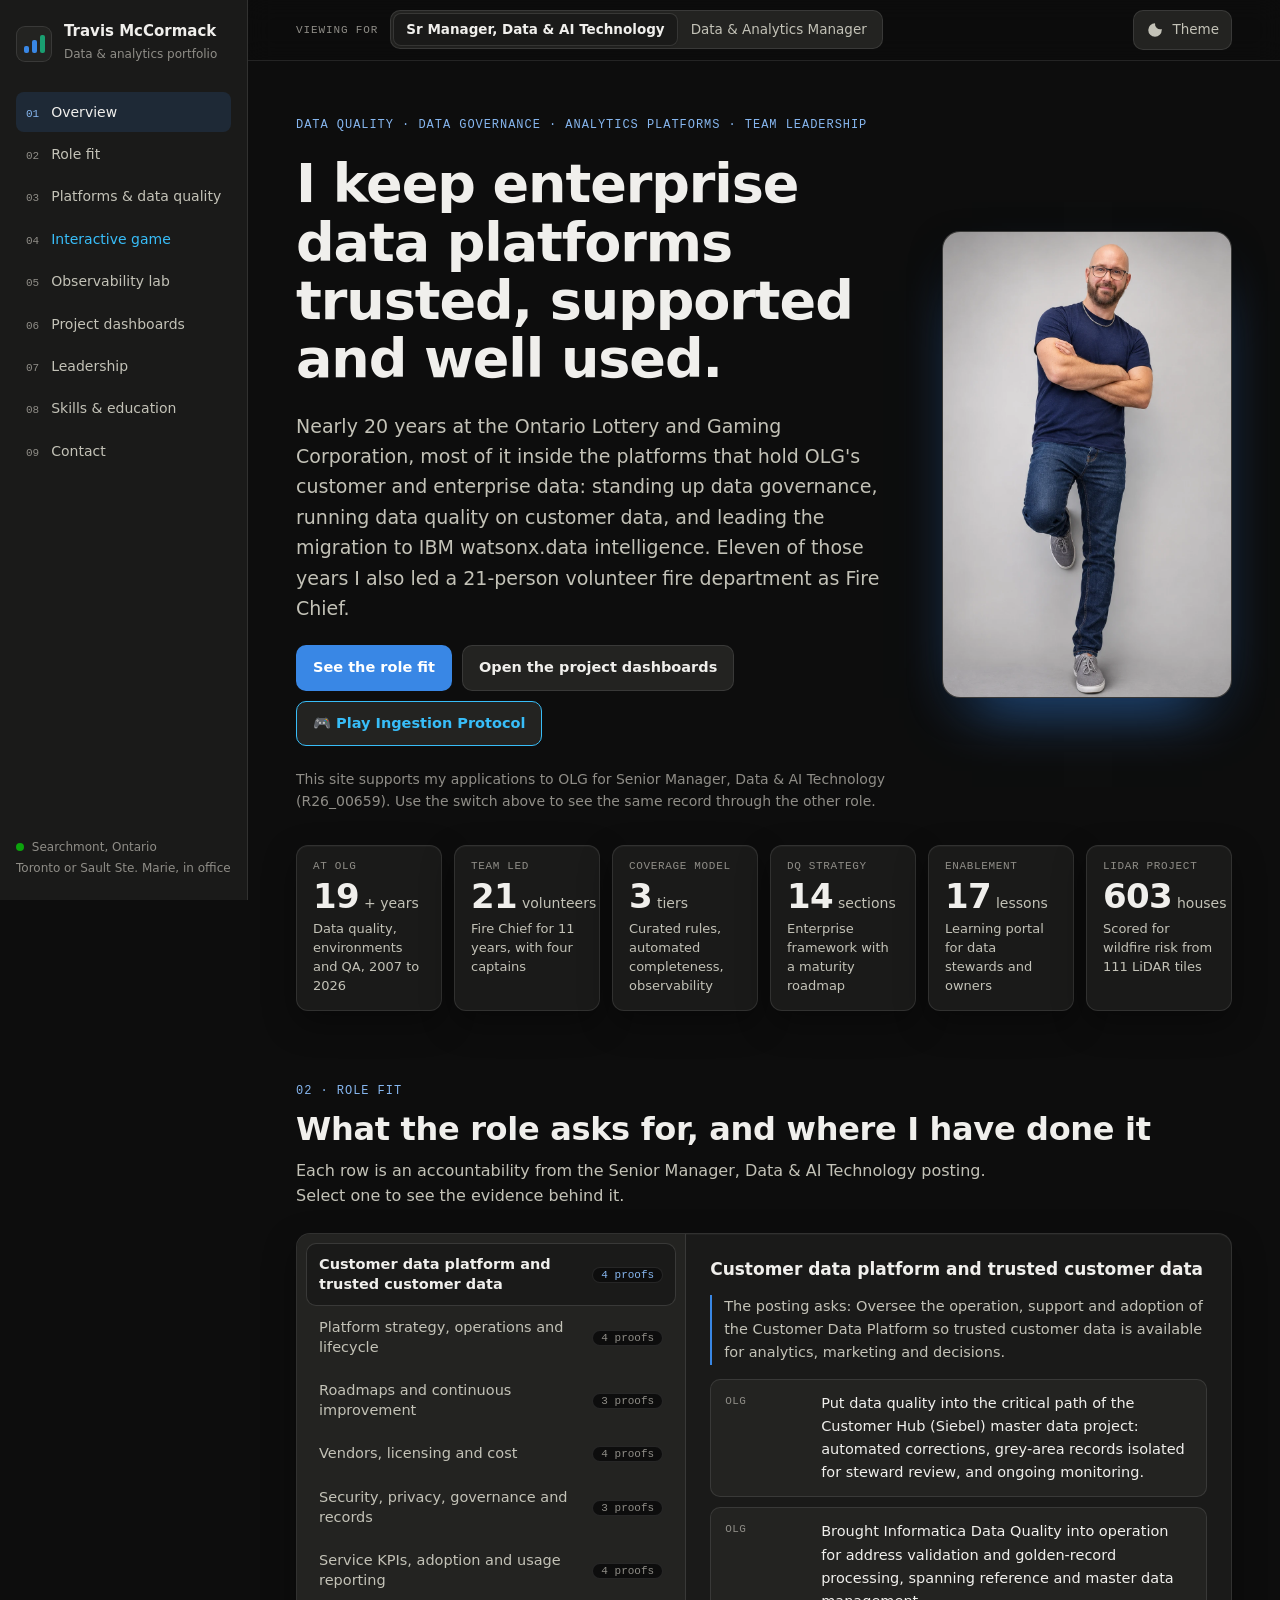
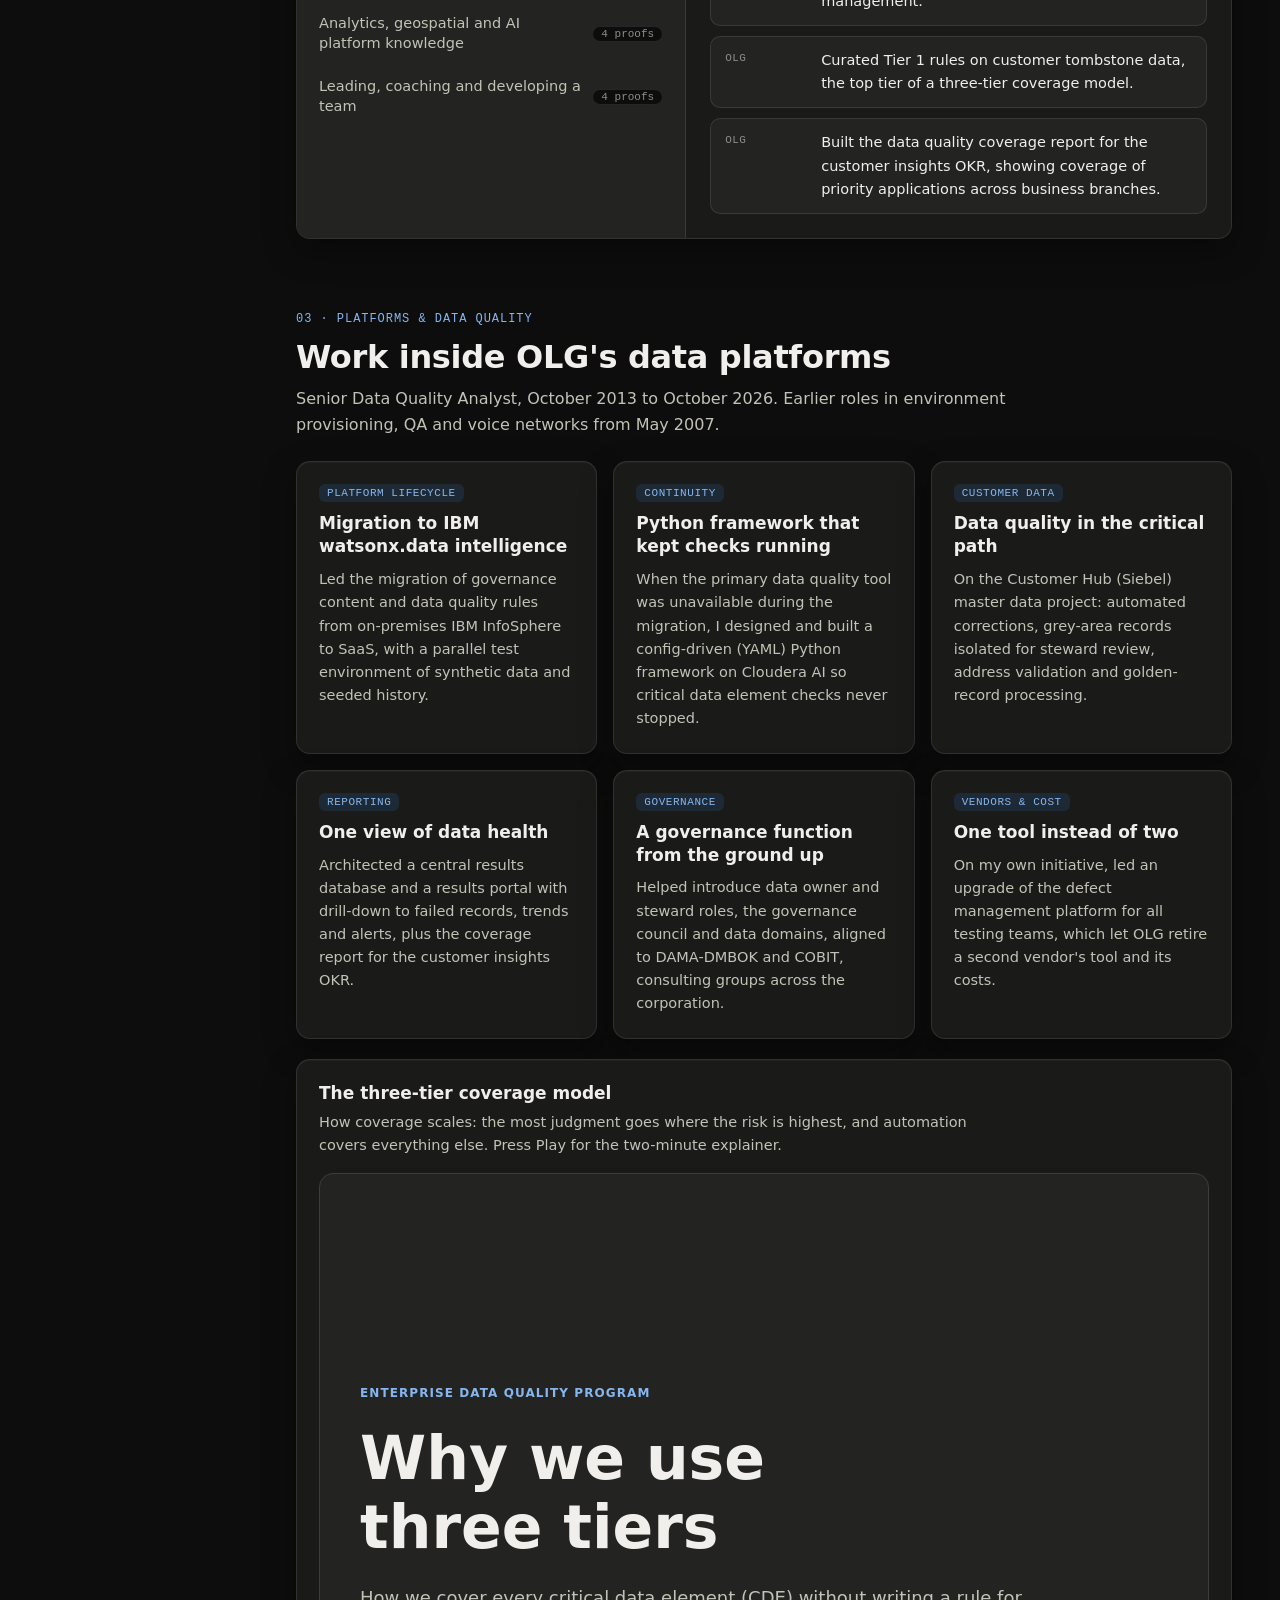
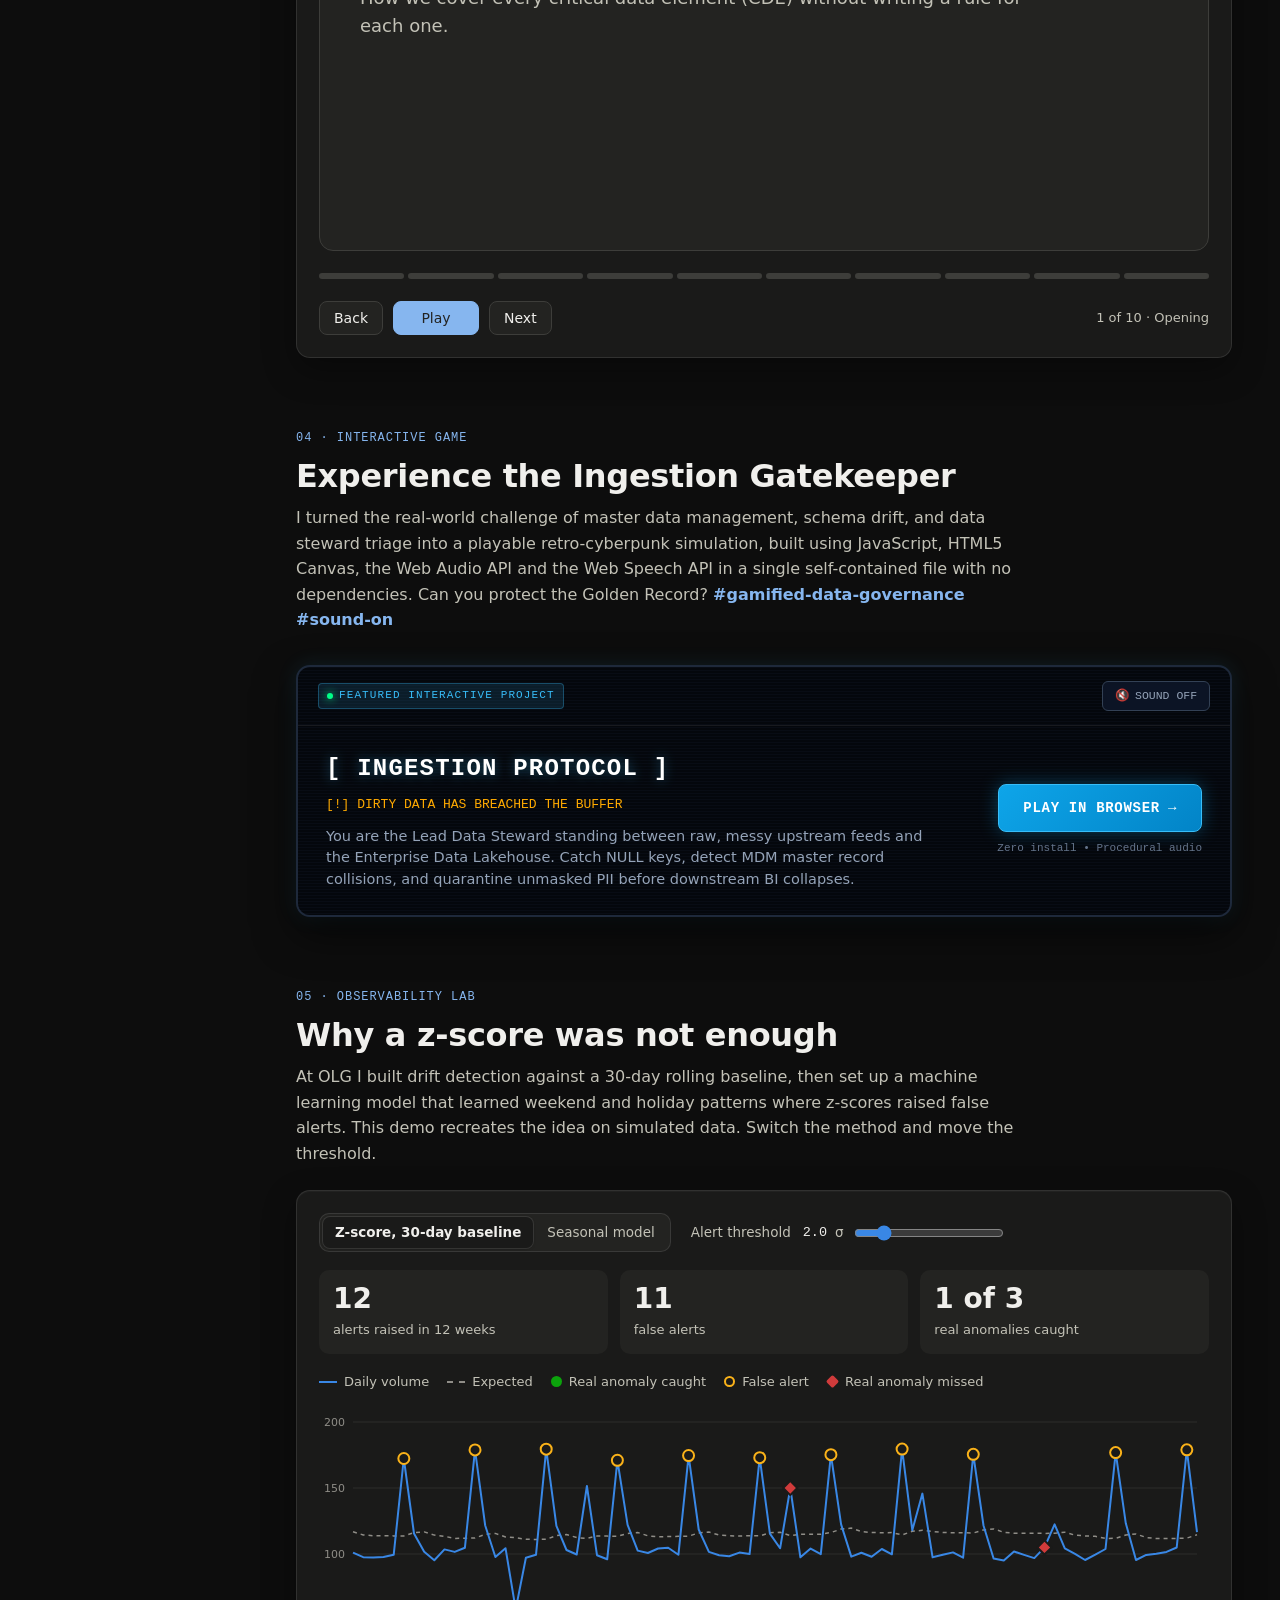
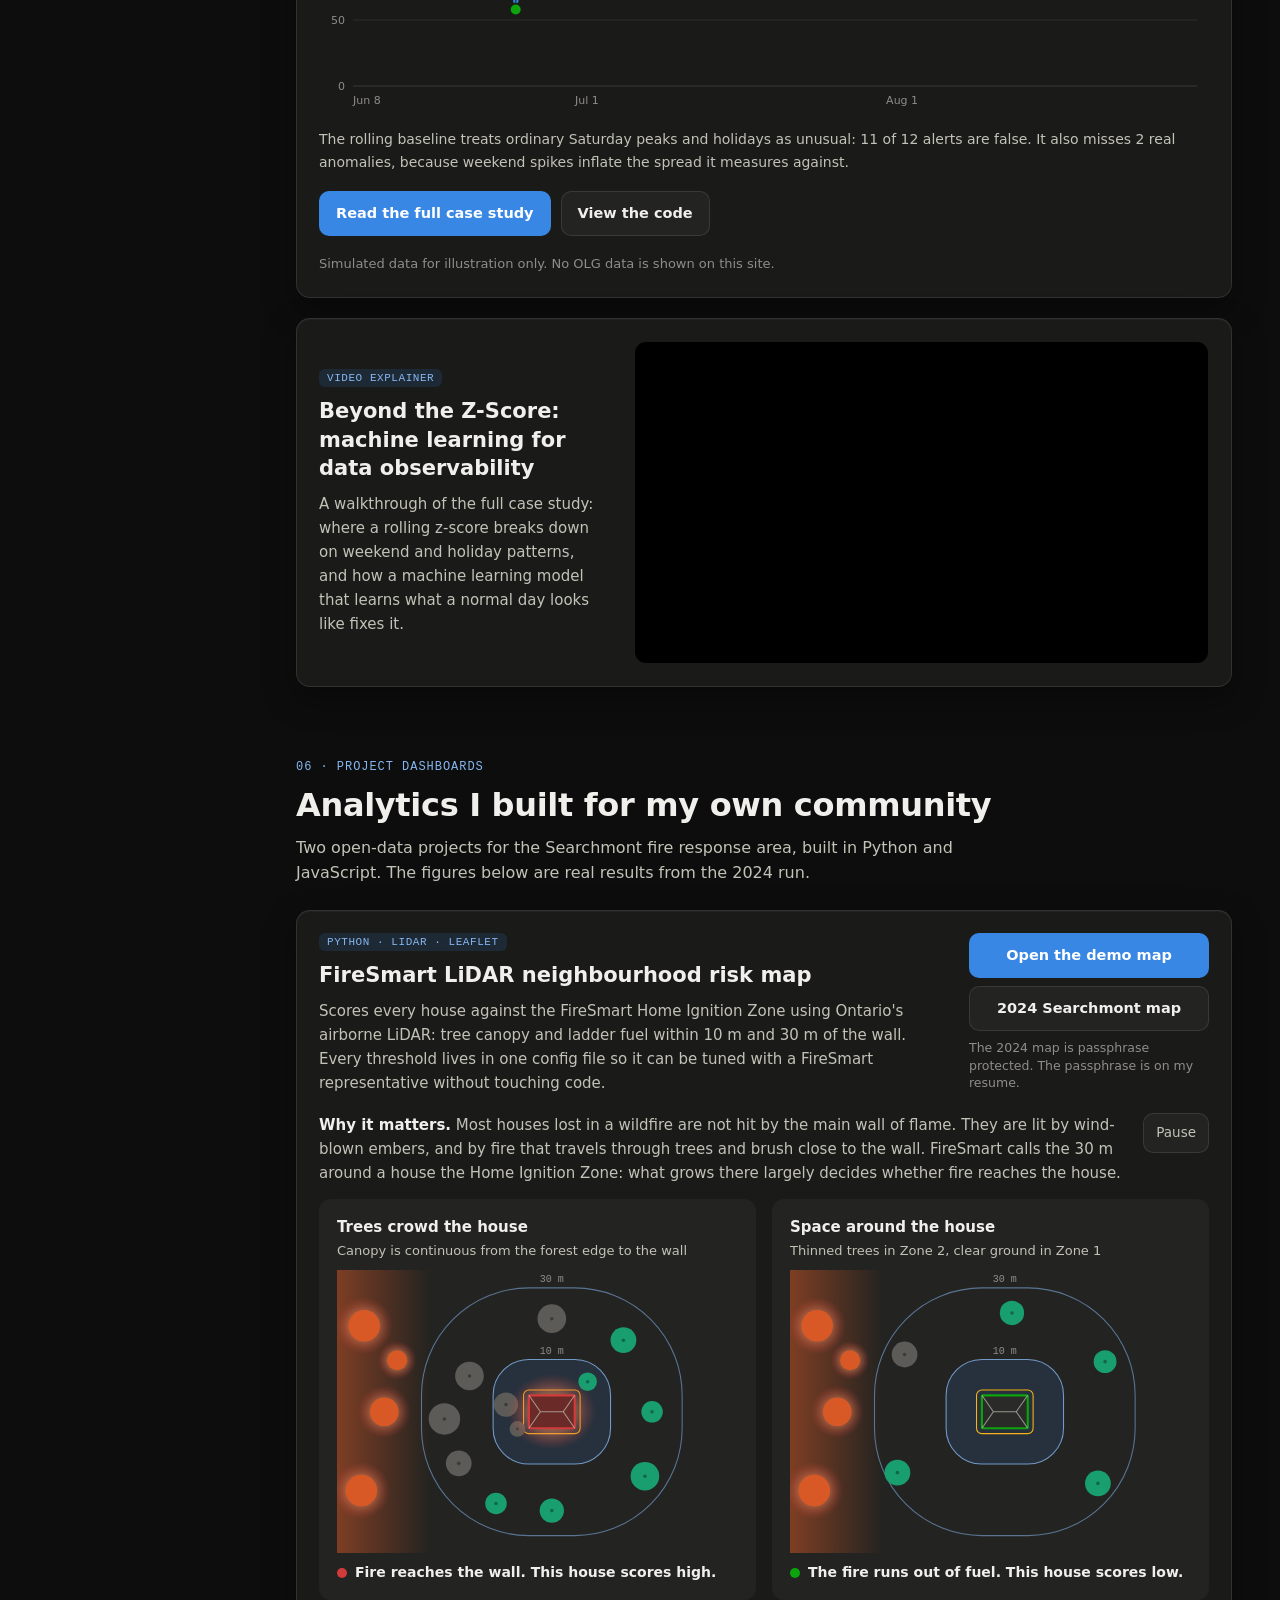
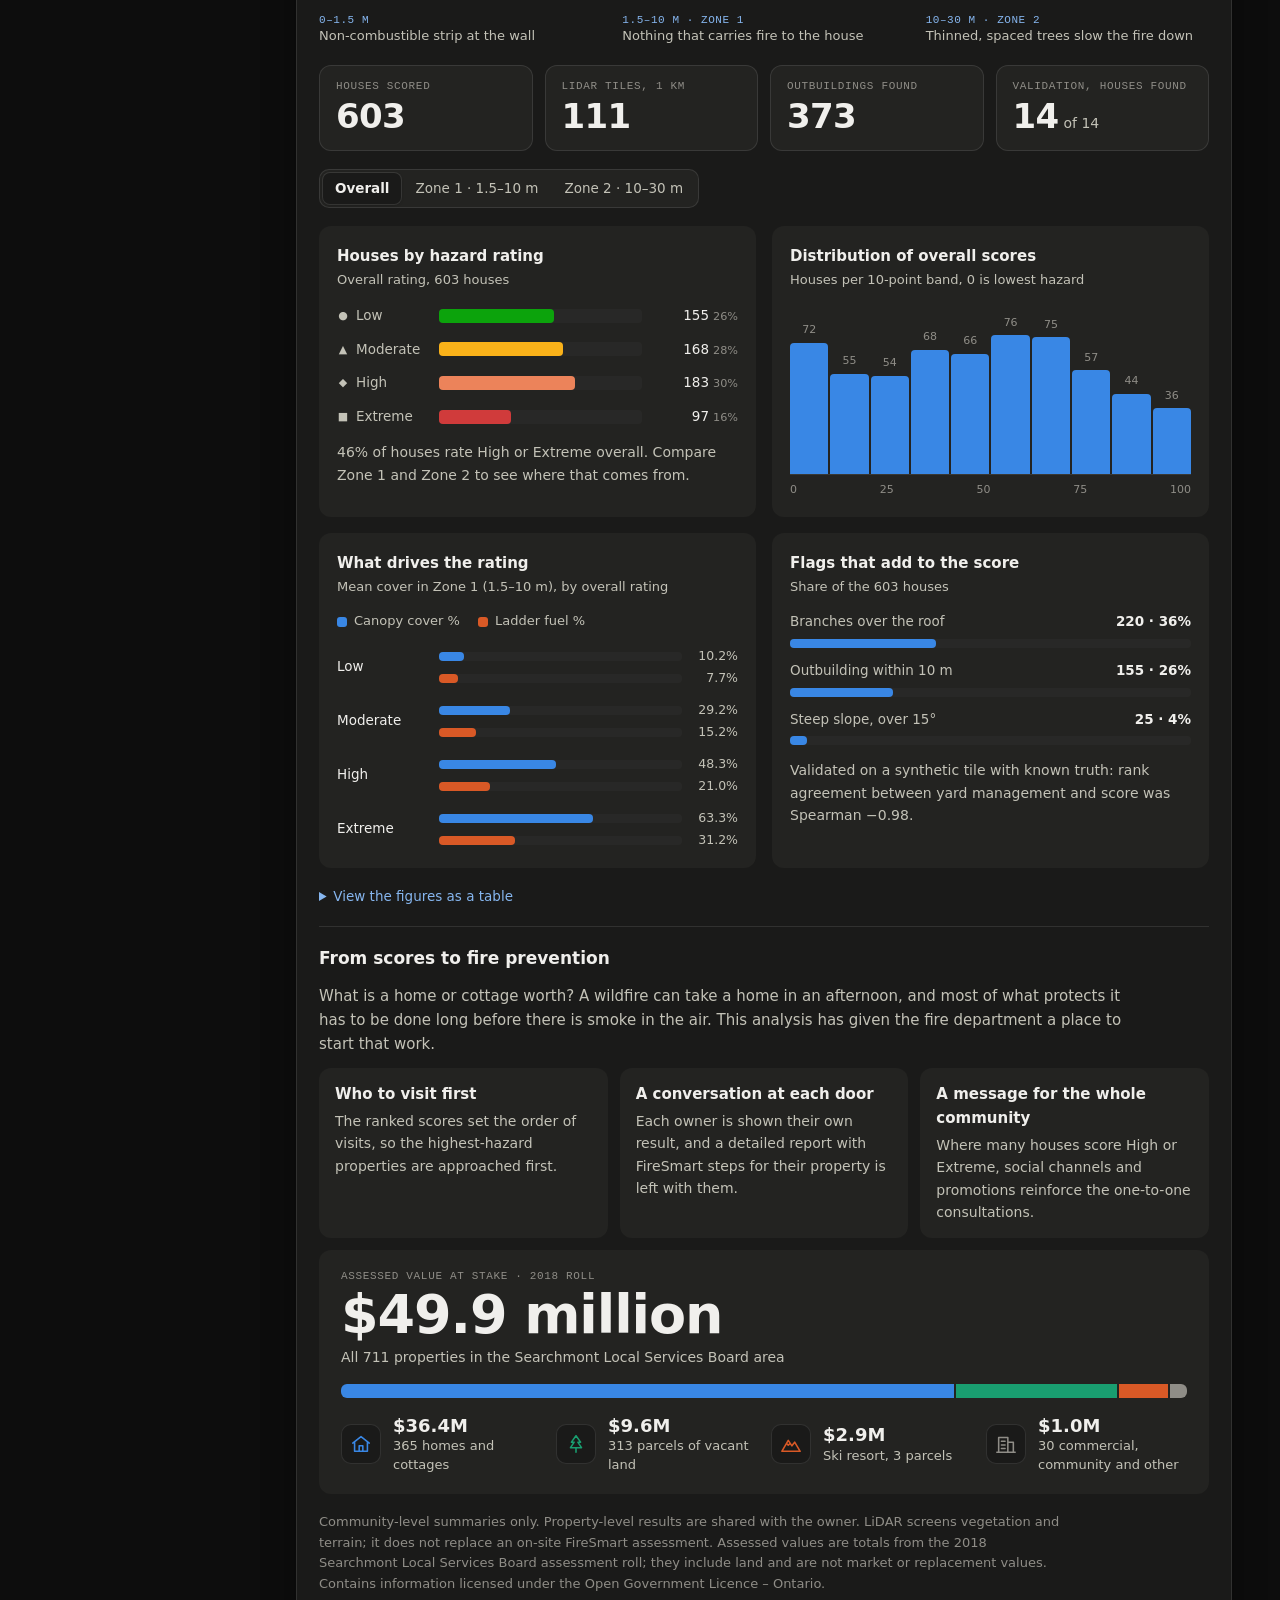
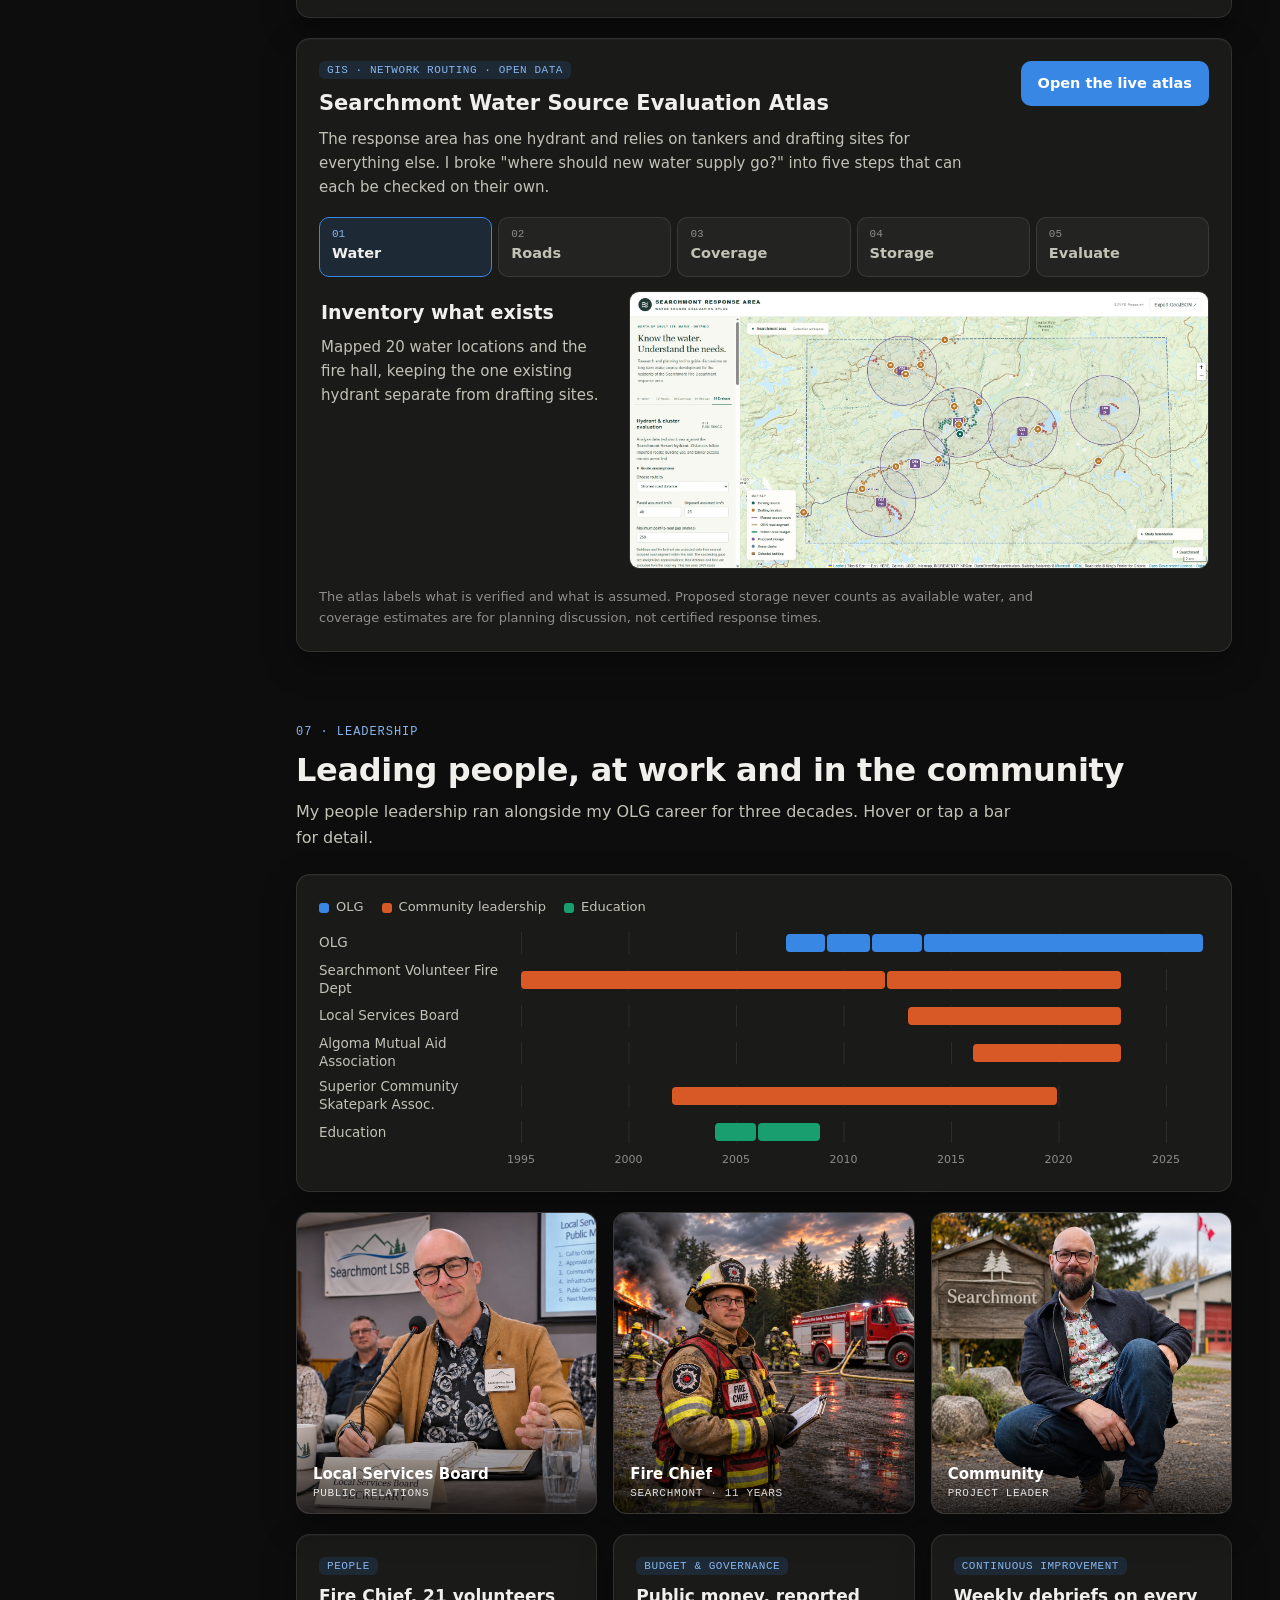
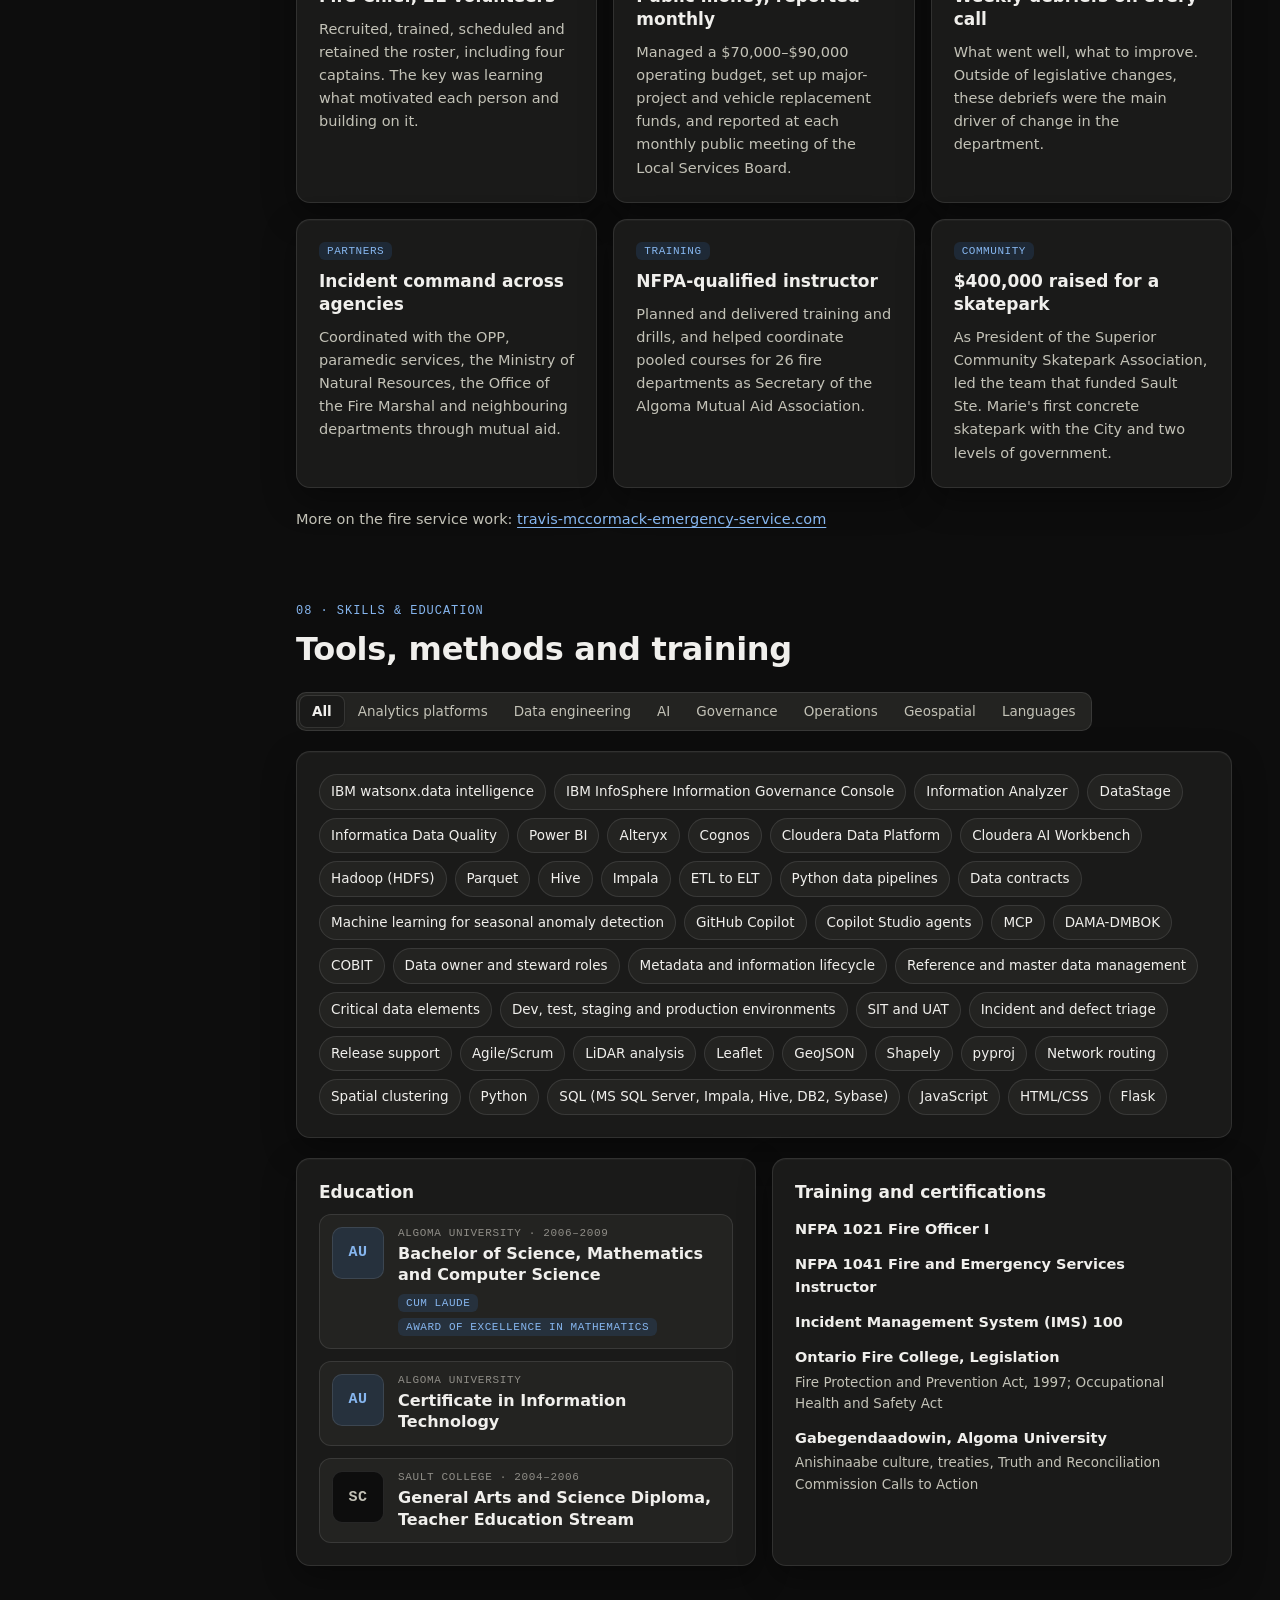
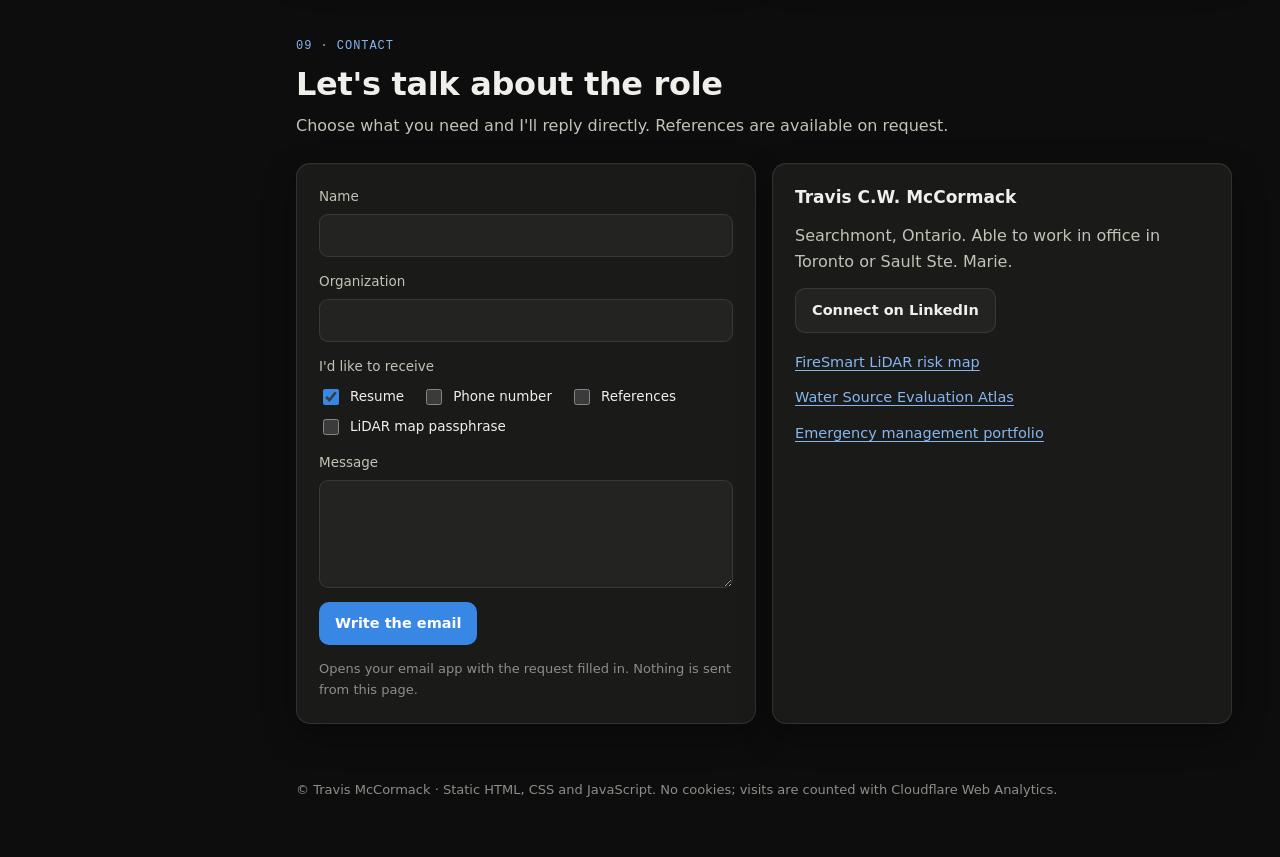
<file: index.html>
<!doctype html>
<html lang="en-CA" data-theme="dark">
<head>
<meta charset="utf-8">
<meta name="viewport" content="width=device-width, initial-scale=1">
<title>Travis McCormack | Data Quality, Governance and Analytics Platforms</title>
<meta name="description" content="Portfolio of Travis McCormack: nearly 20 years in data quality, data governance and analytics platforms, with live project dashboards and maps.">
<meta property="og:title" content="Travis McCormack | Data and Analytics Portfolio">
<meta property="og:description" content="Data quality, governance, analytics platforms and team leadership. Project dashboards and live maps.">
<meta property="og:type" content="website">
<meta property="og:url" content="https://data-analytics-travis-mccormack.com/">
<link rel="icon" href="data:image/svg+xml,%3Csvg xmlns='http://www.w3.org/2000/svg' viewBox='0 0 32 32'%3E%3Crect width='32' height='32' rx='7' fill='%231a1a19'/%3E%3Crect x='7' y='17' width='4' height='8' rx='1.5' fill='%233987e5'/%3E%3Crect x='14' y='11' width='4' height='14' rx='1.5' fill='%233987e5'/%3E%3Crect x='21' y='7' width='4' height='18' rx='1.5' fill='%23199e70'/%3E%3C/svg%3E">
<link rel="stylesheet" href="styles.css?v=8">
<script>
  try { var t = localStorage.getItem('theme'); if (t) document.documentElement.dataset.theme = t; } catch (e) {}
</script>
</head>
<body data-role="tech">
<a class="skip" href="#overview">Skip to content</a>

<aside class="side" aria-label="Site">
  <a class="brand" href="#overview">
    <span class="brand-mark" aria-hidden="true"><i></i><i></i><i></i></span>
    <span><strong>Travis McCormack</strong><small>Data &amp; analytics portfolio</small></span>
  </a>
  <nav class="nav" aria-label="Sections">
    <a href="#overview" class="is-active"><span>01</span>Overview</a>
    <a href="#fit"><span>02</span>Role fit</a>
    <a href="#platforms"><span>03</span>Platforms &amp; data quality</a>
    <a href="#game" class="nav-game"><span>04</span>Interactive game</a>
    <a href="#lab"><span>05</span>Observability lab</a>
    <a href="#projects"><span>06</span>Project dashboards</a>
    <a href="#leadership"><span>07</span>Leadership</a>
    <a href="#skills"><span>08</span>Skills &amp; education</a>
    <a href="#contact"><span>09</span>Contact</a>
  </nav>
  <div class="side-foot">
    <span class="dot" aria-hidden="true"></span> Searchmont, Ontario<br>
    Toronto or Sault Ste. Marie, in office
  </div>
</aside>

<div class="main">
  <header class="topbar">
    <div class="lens" role="group" aria-label="View this portfolio for a role">
      <span class="lens-label">Viewing for</span>
      <div class="seg" id="roleSeg">
        <button type="button" data-role="tech" aria-pressed="true">Sr Manager, Data &amp; AI Technology</button>
        <button type="button" data-role="analytics" aria-pressed="false">Data &amp; Analytics Manager</button>
      </div>
    </div>
    <button type="button" class="icon-btn" id="themeBtn" aria-label="Switch between dark and light theme">
      <svg viewBox="0 0 24 24" width="18" height="18" aria-hidden="true"><path d="M12 3a9 9 0 1 0 9 9c0-.5 0-.9-.1-1.4A7 7 0 0 1 12 3z" fill="currentColor"/></svg>
      <span>Theme</span>
    </button>
  </header>

  <main>
    <!-- 01 OVERVIEW -->
    <section id="overview" class="hero">
      <div class="hero-top">
      <div class="hero-text">
      <p class="eyebrow">Data quality · Data governance · Analytics platforms · Team leadership</p>
      <h1 data-lens-text="tech">I keep enterprise data platforms trusted, supported and well used.</h1>
      <h1 data-lens-text="analytics" hidden>I turn business priorities into trusted measures, dashboards and reusable analytics.</h1>
      <p class="lede" data-lens-text="tech">Nearly 20 years at the Ontario Lottery and Gaming Corporation, most of it inside the platforms that hold OLG's customer and enterprise data: standing up data governance, running data quality on customer data, and leading the migration to IBM watsonx.data intelligence. Eleven of those years I also led a 21-person volunteer fire department as Fire Chief.</p>
      <p class="lede" data-lens-text="analytics" hidden>Nearly 20 years at the Ontario Lottery and Gaming Corporation, building the measures, coverage reports and results portals that data owners rely on, and the learning portal that trains them. Eleven of those years I also led a 21-person volunteer fire department as Fire Chief.</p>
      <div class="cta">
        <a class="btn primary" href="#fit">See the role fit</a>
        <a class="btn" href="#projects">Open the project dashboards</a>
        <a class="btn btn-game" href="#game"><span aria-hidden="true">🎮&nbsp;</span>Play Ingestion Protocol</a>
      </div>
      <p class="context">This site supports my applications to OLG for
        <span data-lens-text="tech">Senior Manager, Data &amp; AI Technology (R26_00659)</span><span data-lens-text="analytics" hidden>Data &amp; Analytics Manager (R26_00672)</span>.
        Use the switch above to see the same record through the other role.</p>
      </div>
      <figure class="hero-photo">
        <img src="images/travis.webp" alt="Travis McCormack, arms crossed, standing on one leg" width="1122" height="1402">
      </figure>
      </div>

      <div class="tiles" aria-label="Career figures">
        <div class="tile"><div class="tile-k">At OLG</div><div class="tile-v"><span data-count="19">19</span><small>+ years</small></div><div class="tile-d">Data quality, environments and QA, 2007 to 2026</div></div>
        <div class="tile"><div class="tile-k">Team led</div><div class="tile-v"><span data-count="21">21</span><small>volunteers</small></div><div class="tile-d">Fire Chief for 11 years, with four captains</div></div>
        <div class="tile"><div class="tile-k">Coverage model</div><div class="tile-v"><span data-count="3">3</span><small>tiers</small></div><div class="tile-d">Curated rules, automated completeness, observability</div></div>
        <div class="tile"><div class="tile-k">DQ strategy</div><div class="tile-v"><span data-count="14">14</span><small>sections</small></div><div class="tile-d">Enterprise framework with a maturity roadmap</div></div>
        <div class="tile"><div class="tile-k">Enablement</div><div class="tile-v"><span data-count="17">17</span><small>lessons</small></div><div class="tile-d">Learning portal for data stewards and owners</div></div>
        <div class="tile"><div class="tile-k">LiDAR project</div><div class="tile-v"><span data-count="603">603</span><small>houses</small></div><div class="tile-d">Scored for wildfire risk from 111 LiDAR tiles</div></div>
      </div>
    </section>

    <!-- 02 ROLE FIT -->
    <section id="fit">
      <div class="sec-head">
        <p class="eyebrow">02 · Role fit</p>
        <h2>What the role asks for, and where I have done it</h2>
        <p class="sub">Each row is an accountability from the <span data-lens-text="tech">Senior Manager, Data &amp; AI Technology</span><span data-lens-text="analytics" hidden>Data &amp; Analytics Manager</span> posting. Select one to see the evidence behind it.</p>
      </div>
      <div class="fit card">
        <div class="fit-list" id="fitList" role="tablist" aria-label="Accountabilities"></div>
        <div class="fit-detail" id="fitDetail" role="tabpanel" aria-live="polite"></div>
      </div>
      <noscript><p class="sub">Turn on JavaScript to use the interactive role-fit matrix and charts.</p></noscript>
    </section>

    <!-- 03 PLATFORMS -->
    <section id="platforms">
      <div class="sec-head">
        <p class="eyebrow">03 · Platforms &amp; data quality</p>
        <h2>Work inside OLG's data platforms</h2>
        <p class="sub">Senior Data Quality Analyst, October 2013 to October 2026. Earlier roles in environment provisioning, QA and voice networks from May 2007.</p>
      </div>

      <div class="grid g3">
        <article class="card work">
          <span class="chip">Platform lifecycle</span>
          <h3>Migration to IBM watsonx.data intelligence</h3>
          <p>Led the migration of governance content and data quality rules from on-premises IBM InfoSphere to SaaS, with a parallel test environment of synthetic data and seeded history.</p>
        </article>
        <article class="card work">
          <span class="chip">Continuity</span>
          <h3>Python framework that kept checks running</h3>
          <p>When the primary data quality tool was unavailable during the migration, I designed and built a config-driven (YAML) Python framework on Cloudera AI so critical data element checks never stopped.</p>
        </article>
        <article class="card work">
          <span class="chip">Customer data</span>
          <h3>Data quality in the critical path</h3>
          <p>On the Customer Hub (Siebel) master data project: automated corrections, grey-area records isolated for steward review, address validation and golden-record processing.</p>
        </article>
        <article class="card work">
          <span class="chip">Reporting</span>
          <h3>One view of data health</h3>
          <p>Architected a central results database and a results portal with drill-down to failed records, trends and alerts, plus the coverage report for the customer insights OKR.</p>
        </article>
        <article class="card work">
          <span class="chip">Governance</span>
          <h3>A governance function from the ground up</h3>
          <p>Helped introduce data owner and steward roles, the governance council and data domains, aligned to DAMA-DMBOK and COBIT, consulting groups across the corporation.</p>
        </article>
        <article class="card work">
          <span class="chip">Vendors &amp; cost</span>
          <h3>One tool instead of two</h3>
          <p>On my own initiative, led an upgrade of the defect management platform for all testing teams, which let OLG retire a second vendor's tool and its costs.</p>
        </article>
      </div>

      <div class="card model">
        <div class="model-head">
          <h3>The three-tier coverage model</h3>
          <p>How coverage scales: the most judgment goes where the risk is highest, and automation covers everything else. Press Play for the two-minute explainer.</p>
        </div>
        <iframe class="tier-frame" id="tierFrame" src="three-tier-explainer.html" title="Why three tiers: a two-minute animated explainer of the coverage model"></iframe>
        <noscript><p class="sub">Turn on JavaScript to play the explainer.</p></noscript>
      </div>
    </section>

    <!-- 04 GAME -->
    <section id="game">
      <div class="sec-head">
        <p class="eyebrow">04 · Interactive game</p>
        <h2>Experience the Ingestion Gatekeeper</h2>
        <p class="sub">I turned the real-world challenge of master data management, schema drift, and data steward triage into a playable retro-cyberpunk simulation, built using JavaScript, HTML5 Canvas, the Web Audio API and the Web Speech API in a single self-contained file with no dependencies. Can you protect the Golden Record? <span class="hashtag">#gamified-data-governance</span> <span class="hashtag">#sound-on</span></p>
      </div>

      <a class="game-ad-card" id="portfolioGameAd" href="https://searchmont-analytics.github.io/dq_games/" target="_blank" rel="noopener noreferrer">
        <canvas class="game-ad-canvas" id="portfolioGameCanvas" aria-hidden="true"></canvas>
        <div class="game-ad-scanlines" aria-hidden="true"></div>

        <div class="game-ad-toolbar">
          <div class="game-ad-badge">
            <span class="game-ad-dot"></span>
            <span>FEATURED INTERACTIVE PROJECT</span>
          </div>

          <button type="button" class="game-ad-sound-btn" id="gameAdSoundBtn" aria-pressed="false">
            <span id="gameAdSoundIcon" aria-hidden="true">🔇</span>
            <span id="gameAdSoundLabel">SOUND OFF</span>
          </button>
        </div>

        <div class="game-ad-body">
          <div class="game-ad-info">
            <div class="game-ad-title">
              <span>[ INGESTION PROTOCOL ]</span>
            </div>
            <div class="game-ad-tagline" id="gameAdTagline">
              [!] 42 LEGACY MAINFRAMES BURNING
            </div>
            <p class="game-ad-desc">
              You are the Lead Data Steward standing between raw, messy upstream feeds and the Enterprise Data Lakehouse. Catch NULL keys, detect MDM master record collisions, and quarantine unmasked PII before downstream BI collapses.
            </p>
          </div>

          <div class="game-ad-action">
            <div class="game-ad-play-btn">
              <span>PLAY IN BROWSER</span>
              <span>&rarr;</span>
            </div>
            <span class="game-ad-hint">Zero install &bull; Procedural audio</span>
          </div>
        </div>
      </a>
    </section>

    <!-- 05 LAB -->
    <section id="lab">
      <div class="sec-head">
        <p class="eyebrow">05 · Observability lab</p>
        <h2>Why a z-score was not enough</h2>
        <p class="sub">At OLG I built drift detection against a 30-day rolling baseline, then set up a machine learning model that learned weekend and holiday patterns where z-scores raised false alerts. This demo recreates the idea on simulated data. Switch the method and move the threshold.</p>
      </div>
      <div class="card lab">
        <div class="filters">
          <div class="seg" id="methodSeg" role="group" aria-label="Detection method">
            <button type="button" data-method="z" aria-pressed="true">Z-score, 30-day baseline</button>
            <button type="button" data-method="s" aria-pressed="false">Seasonal model</button>
          </div>
          <label class="slider">Alert threshold <output id="kOut">2.0</output>σ
            <input type="range" id="kRange" min="1.8" max="3" step="0.1" value="2">
          </label>
        </div>
        <div class="stat-row" id="labStats"></div>
        <div class="legend" aria-hidden="true">
          <span><i class="lg-line"></i>Daily volume</span>
          <span><i class="lg-dash"></i>Expected</span>
          <span><i class="lg-true"></i>Real anomaly caught</span>
          <span><i class="lg-false"></i>False alert</span>
          <span><i class="lg-miss"></i>Real anomaly missed</span>
        </div>
        <div class="chart" id="labChart" role="img" aria-label="Line chart of simulated daily volume with alerts"></div>
        <p class="note" id="labNote"></p>
        <div class="cta">
          <a class="btn primary" href="observability-lab/">Read the full case study</a>
          <a class="btn" href="https://github.com/searchmont-analytics/zscore-vs-ml" target="_blank" rel="noopener">View the code</a>
        </div>
        <p class="fine">Simulated data for illustration only. No OLG data is shown on this site.</p>
      </div>
      <div class="card lab-video">
        <div class="lab-video-text">
          <span class="chip">Video explainer</span>
          <h3>Beyond the Z-Score: machine learning for data observability</h3>
          <p>A walkthrough of the full case study: where a rolling z-score breaks down on weekend and holiday patterns, and how a machine learning model that learns what a normal day looks like fixes it.</p>
        </div>
        <div class="video">
          <iframe src="https://www.youtube-nocookie.com/embed/miw5Vw_KiiE" title="Beyond the Z Score - Full Case Study Explainer" loading="lazy" allow="accelerometer; clipboard-write; encrypted-media; gyroscope; picture-in-picture; web-share" referrerpolicy="strict-origin-when-cross-origin" allowfullscreen></iframe>
        </div>
      </div>
    </section>

    <!-- 06 PROJECTS -->
    <section id="projects">
      <div class="sec-head">
        <p class="eyebrow">06 · Project dashboards</p>
        <h2>Analytics I built for my own community</h2>
        <p class="sub">Two open-data projects for the Searchmont fire response area, built in Python and JavaScript. The figures below are real results from the 2024 run.</p>
      </div>

      <div class="card dash">
        <div class="dash-head">
          <div>
            <span class="chip">Python · LiDAR · Leaflet</span>
            <h3>FireSmart LiDAR neighbourhood risk map</h3>
            <p>Scores every house against the FireSmart Home Ignition Zone using Ontario's airborne LiDAR: tree canopy and ladder fuel within 10 m and 30 m of the wall. Every threshold lives in one config file so it can be tuned with a FireSmart representative without touching code.</p>
          </div>
          <div class="dash-links">
            <a class="btn primary" href="https://searchmont-analytics.github.io/smt-firesmart-assessment-lidar/" target="_blank" rel="noopener">Open the demo map</a>
            <a class="btn" href="https://searchmont-analytics.github.io/smt-firesmart-assessment-lidar/searchmont-2024.html" target="_blank" rel="noopener">2024 Searchmont map</a>
            <small>The 2024 map is passphrase protected. The passphrase is on my resume.</small>
          </div>
        </div>

        <div class="fs-banner" id="fsBanner">
          <div class="fs-why">
            <p><b>Why it matters.</b> Most houses lost in a wildfire are not hit by the main wall of flame. They are lit by wind-blown embers, and by fire that travels through trees and brush close to the wall. FireSmart calls the 30 m around a house the Home Ignition Zone: what grows there largely decides whether fire reaches the house.</p>
            <button type="button" class="icon-btn" id="fsToggle" aria-pressed="false" hidden>Pause</button>
          </div>
          <div class="fs-panels">
            <figure class="fs-panel fs-bad">
              <figcaption><b>Trees crowd the house</b><span>Canopy is continuous from the forest edge to the wall</span></figcaption>
              <svg viewBox="0 -8 560 396" role="img" aria-label="Top-down view of a house with trees growing inside the 10 metre and 30 metre rings. Embers from a wildfire on the left light the outer trees, fire steps from tree to tree, and reaches the house wall.">
                <defs>
                  <radialGradient id="fsGlow"><stop offset="0" stop-color="#fab219" stop-opacity=".95"/><stop offset=".55" stop-color="#ec835a" stop-opacity=".5"/><stop offset="1" stop-color="#d03b3b" stop-opacity="0"/></radialGradient>
                  <linearGradient id="fsFront" x1="0" x2="1" y1="0" y2="0"><stop offset="0" stop-color="#d95926" stop-opacity=".5"/><stop offset="1" stop-color="#d95926" stop-opacity="0"/></linearGradient>
                </defs>
                <rect class="fs-front" x="0" y="-8" width="130" height="396" fill="url(#fsFront)"/>
                <rect class="fs-ring r30" x="118" y="17" width="364" height="346" rx="150" pathLength="1"/>
                <rect class="fs-ring r10" x="218" y="117" width="164" height="146" rx="50" pathLength="1"/>
                <rect class="fs-ring r1" x="260.5" y="159.5" width="79" height="61" rx="7.5" pathLength="1"/>
                <text class="fs-lbl" x="300" y="9" text-anchor="middle">30 m</text>
                <text class="fs-lbl" x="300" y="110" text-anchor="middle">10 m</text>
                <g class="fs-tree wild"><circle class="fs-glow" cx="38" cy="70" r="40"/><circle class="fs-can" cx="38" cy="70" r="22"/></g>
                <g class="fs-tree wild"><circle class="fs-glow" cx="84" cy="118" r="27"/><circle class="fs-can" cx="84" cy="118" r="14"/></g>
                <g class="fs-tree wild"><circle class="fs-glow" cx="66" cy="190" r="37"/><circle class="fs-can" cx="66" cy="190" r="20"/></g>
                <g class="fs-tree wild"><circle class="fs-glow" cx="34" cy="300" r="40"/><circle class="fs-can" cx="34" cy="300" r="22"/></g>
                <g class="fs-tree"><circle class="fs-can" cx="400" cy="90" r="18"/><circle class="fs-trunk" cx="400" cy="90" r="2.5"/></g>
                <g class="fs-tree"><circle class="fs-can" cx="440" cy="190" r="15"/><circle class="fs-trunk" cx="440" cy="190" r="2.5"/></g>
                <g class="fs-tree"><circle class="fs-can" cx="430" cy="280" r="20"/><circle class="fs-trunk" cx="430" cy="280" r="2.5"/></g>
                <g class="fs-tree"><circle class="fs-can" cx="300" cy="328" r="17"/><circle class="fs-trunk" cx="300" cy="328" r="2.5"/></g>
                <g class="fs-tree"><circle class="fs-can" cx="222" cy="318" r="15"/><circle class="fs-trunk" cx="222" cy="318" r="2.5"/></g>
                <g class="fs-tree"><circle class="fs-can" cx="350" cy="148" r="13"/><circle class="fs-trunk" cx="350" cy="148" r="2.5"/></g>
                <g class="fs-tree burn" style="--t:3.4s"><circle class="fs-glow" cx="150" cy="200" r="42"/><circle class="fs-can" cx="150" cy="200" r="22"/><circle class="fs-trunk" cx="150" cy="200" r="2.5"/></g>
                <g class="fs-tree burn" style="--t:4.1s"><circle class="fs-glow" cx="185" cy="140" r="38"/><circle class="fs-can" cx="185" cy="140" r="20"/><circle class="fs-trunk" cx="185" cy="140" r="2.5"/></g>
                <g class="fs-tree burn" style="--t:4.7s"><circle class="fs-glow" cx="170" cy="262" r="34"/><circle class="fs-can" cx="170" cy="262" r="18"/><circle class="fs-trunk" cx="170" cy="262" r="2.5"/></g>
                <g class="fs-tree burn" style="--t:5.3s"><circle class="fs-glow" cx="300" cy="60" r="38"/><circle class="fs-can" cx="300" cy="60" r="20"/><circle class="fs-trunk" cx="300" cy="60" r="2.5"/></g>
                <g class="fs-tree burn" style="--t:5.8s"><circle class="fs-glow" cx="236" cy="180" r="32"/><circle class="fs-can" cx="236" cy="180" r="17"/><circle class="fs-trunk" cx="236" cy="180" r="2.5"/></g>
                <g class="fs-tree burn" style="--t:6.6s"><circle class="fs-glow" cx="252" cy="214" r="22"/><circle class="fs-can" cx="252" cy="214" r="11"/><circle class="fs-trunk" cx="252" cy="214" r="2"/></g>
                <g class="fs-house">
                  <rect class="fs-hglow" x="238" y="137" width="124" height="106" rx="30"/>
                  <rect class="fs-hbody" x="268" y="167" width="64" height="46" rx="2"/>
                  <path class="fs-roof" d="M268 167L284 190L268 213M332 167L316 190L332 213M284 190H316"/>
                </g>
                <circle class="fs-ember" cx="66" cy="190" r="3" style="--t:2s;--dx:84px;--dy:10px"/>
                <circle class="fs-ember" cx="84" cy="118" r="3" style="--t:2.7s;--dx:101px;--dy:22px"/>
                <circle class="fs-ember" cx="34" cy="300" r="3" style="--t:3.3s;--dx:136px;--dy:-38px"/>
                <circle class="fs-ember" cx="38" cy="70" r="3" style="--t:3.9s;--dx:262px;--dy:-10px"/>
                <circle class="fs-ember" cx="150" cy="200" r="3" style="--t:4.4s;--dx:86px;--dy:-20px"/>
                <circle class="fs-ember" cx="170" cy="262" r="3" style="--t:5.2s;--dx:82px;--dy:-48px"/>
                <circle class="fs-ember" cx="236" cy="180" r="3" style="--t:6.3s;--dx:38px;--dy:4px"/>
                <circle class="fs-ember" cx="252" cy="214" r="3" style="--t:6.8s;--dx:20px;--dy:-8px"/>
              </svg>
              <p class="fs-verdict">Fire reaches the wall. This house scores high.</p>
            </figure>
            <figure class="fs-panel fs-ok">
              <figcaption><b>Space around the house</b><span>Thinned trees in Zone 2, clear ground in Zone 1</span></figcaption>
              <svg viewBox="0 -8 560 396" role="img" aria-label="Top-down view of a house with a few spaced trees in the 30 metre ring and clear ground inside 10 metres. Embers from the same wildfire light one outer tree, the rest land on clear ground and go out, and the house is not reached.">
                <rect class="fs-front" x="0" y="-8" width="130" height="396" fill="url(#fsFront)"/>
                <rect class="fs-ring r30" x="118" y="17" width="364" height="346" rx="150" pathLength="1"/>
                <rect class="fs-ring r10" x="218" y="117" width="164" height="146" rx="50" pathLength="1"/>
                <rect class="fs-ring r1" x="260.5" y="159.5" width="79" height="61" rx="7.5" pathLength="1"/>
                <text class="fs-lbl" x="300" y="9" text-anchor="middle">30 m</text>
                <text class="fs-lbl" x="300" y="110" text-anchor="middle">10 m</text>
                <g class="fs-tree wild"><circle class="fs-glow" cx="38" cy="70" r="40"/><circle class="fs-can" cx="38" cy="70" r="22"/></g>
                <g class="fs-tree wild"><circle class="fs-glow" cx="84" cy="118" r="27"/><circle class="fs-can" cx="84" cy="118" r="14"/></g>
                <g class="fs-tree wild"><circle class="fs-glow" cx="66" cy="190" r="37"/><circle class="fs-can" cx="66" cy="190" r="20"/></g>
                <g class="fs-tree wild"><circle class="fs-glow" cx="34" cy="300" r="40"/><circle class="fs-can" cx="34" cy="300" r="22"/></g>
                <g class="fs-tree"><circle class="fs-can" cx="150" cy="275" r="18"/><circle class="fs-trunk" cx="150" cy="275" r="2.5"/></g>
                <g class="fs-tree"><circle class="fs-can" cx="310" cy="52" r="17"/><circle class="fs-trunk" cx="310" cy="52" r="2.5"/></g>
                <g class="fs-tree"><circle class="fs-can" cx="440" cy="120" r="16"/><circle class="fs-trunk" cx="440" cy="120" r="2.5"/></g>
                <g class="fs-tree"><circle class="fs-can" cx="430" cy="290" r="18"/><circle class="fs-trunk" cx="430" cy="290" r="2.5"/></g>
                <g class="fs-tree burn" style="--t:4.1s"><circle class="fs-glow" cx="160" cy="110" r="34"/><circle class="fs-can" cx="160" cy="110" r="18"/><circle class="fs-trunk" cx="160" cy="110" r="2.5"/></g>
                <g class="fs-house">
                  <rect class="fs-hbody" x="268" y="167" width="64" height="46" rx="2"/>
                  <path class="fs-roof" d="M268 167L284 190L268 213M332 167L316 190L332 213M284 190H316"/>
                </g>
                <circle class="fs-ember" cx="66" cy="190" r="3" style="--t:2s;--dx:124px;--dy:12px"/>
                <circle class="fs-ember" cx="84" cy="118" r="3" style="--t:2.7s;--dx:76px;--dy:-8px"/>
                <circle class="fs-ember" cx="34" cy="300" r="3" style="--t:3.3s;--dx:170px;--dy:-52px"/>
                <circle class="fs-ember" cx="38" cy="70" r="3" style="--t:3.9s;--dx:205px;--dy:8px"/>
                <circle class="fs-ember" cx="160" cy="110" r="3" style="--t:5s;--dx:78px;--dy:42px"/>
                <circle class="fs-ember" cx="66" cy="190" r="3" style="--t:5.6s;--dx:192px;--dy:6px"/>
                <circle class="fs-ember" cx="160" cy="110" r="3" style="--t:6.3s;--dx:96px;--dy:-30px"/>
              </svg>
              <p class="fs-verdict">The fire runs out of fuel. This house scores low.</p>
            </figure>
          </div>
          <ul class="fs-key">
            <li><b>0–1.5 m</b>Non-combustible strip at the wall</li>
            <li><b>1.5–10 m · Zone 1</b>Nothing that carries fire to the house</li>
            <li><b>10–30 m · Zone 2</b>Thinned, spaced trees slow the fire down</li>
          </ul>
        </div>

        <div class="tiles mini">
          <div class="tile"><div class="tile-k">Houses scored</div><div class="tile-v"><span data-count="603">603</span></div></div>
          <div class="tile"><div class="tile-k">LiDAR tiles, 1 km</div><div class="tile-v"><span data-count="111">111</span></div></div>
          <div class="tile"><div class="tile-k">Outbuildings found</div><div class="tile-v"><span data-count="373">373</span></div></div>
          <div class="tile"><div class="tile-k">Validation, houses found</div><div class="tile-v">14<small>of 14</small></div></div>
        </div>

        <div class="filters">
          <div class="seg" id="zoneSeg" role="group" aria-label="Score to show">
            <button type="button" data-zone="overall" aria-pressed="true">Overall</button>
            <button type="button" data-zone="z1" aria-pressed="false">Zone 1 · 1.5–10 m</button>
            <button type="button" data-zone="z2" aria-pressed="false">Zone 2 · 10–30 m</button>
          </div>
        </div>

        <div class="grid g2 charts">
          <figure class="panel">
            <figcaption><b>Houses by hazard rating</b><span id="ratingSub"></span></figcaption>
            <div class="hbars" id="ratingBars"></div>
            <p class="note" id="ratingNote"></p>
          </figure>
          <figure class="panel">
            <figcaption><b>Distribution of overall scores</b><span>Houses per 10-point band, 0 is lowest hazard</span></figcaption>
            <div class="hist" id="hist"></div>
            <div class="hist-axis" aria-hidden="true"><span>0</span><span>25</span><span>50</span><span>75</span><span>100</span></div>
          </figure>
          <figure class="panel">
            <figcaption><b>What drives the rating</b><span id="driverSub"></span></figcaption>
            <div class="legend"><span><i class="sw s1"></i>Canopy cover %</span><span><i class="sw s2"></i>Ladder fuel %</span></div>
            <div class="gbars" id="driverBars"></div>
          </figure>
          <figure class="panel">
            <figcaption><b>Flags that add to the score</b><span>Share of the 603 houses</span></figcaption>
            <div class="meters" id="flagMeters"></div>
            <p class="note">Validated on a synthetic tile with known truth: rank agreement between yard management and score was Spearman −0.98.</p>
          </figure>
        </div>
        <details class="tbl">
          <summary>View the figures as a table</summary>
          <div id="lidarTable"></div>
        </details>
        <div class="fs-use">
          <h4>From scores to fire prevention</h4>
          <p>What is a home or cottage worth? A wildfire can take a home in an afternoon, and most of what protects it has to be done long before there is smoke in the air. This analysis has given the fire department a place to start that work.</p>
          <ul>
            <li><b>Who to visit first</b>The ranked scores set the order of visits, so the highest-hazard properties are approached first.</li>
            <li><b>A conversation at each door</b>Each owner is shown their own result, and a detailed report with FireSmart steps for their property is left with them.</li>
            <li><b>A message for the whole community</b>Where many houses score High or Extreme, social channels and promotions reinforce the one-to-one consultations.</li>
          </ul>
          <div class="fs-total" id="fsTotal">
            <div class="fs-total-head">
              <div class="tile-k">Assessed value at stake · 2018 roll</div>
              <div class="fs-total-v">$<span id="fsTotalNum">49.9</span> million</div>
              <div class="fs-total-sub">All 711 properties in the Searchmont Local Services Board area</div>
            </div>
            <div class="fs-total-bar" aria-hidden="true">
              <i style="--w:36.4;--c:var(--s1)"></i><i style="--w:9.6;--c:var(--s3)"></i><i style="--w:2.9;--c:var(--s2)"></i><i style="--w:1;--c:var(--muted)"></i>
            </div>
            <div class="fs-total-parts">
              <div class="fs-part" style="--c:var(--s1);--n:0">
                <svg viewBox="0 0 24 24" aria-hidden="true"><path d="M3 11l9-7 9 7M5 10v10h14V10M10 20v-6h4v6"/></svg>
                <div><b>$36.4M</b><span>365 homes and cottages</span></div>
              </div>
              <div class="fs-part" style="--c:var(--s3);--n:1">
                <svg viewBox="0 0 24 24" aria-hidden="true"><path d="M12 3l5 7h-3l4 6H6l4-6H7zM12 16v5"/></svg>
                <div><b>$9.6M</b><span>313 parcels of vacant land</span></div>
              </div>
              <div class="fs-part" style="--c:var(--s2);--n:2">
                <svg viewBox="0 0 24 24" aria-hidden="true"><path d="M2 20l7-12 4 6 3-4 6 10zM7.2 11.5l1.8 1.7 1.6-1.4"/></svg>
                <div><b>$2.9M</b><span>Ski resort, 3 parcels</span></div>
              </div>
              <div class="fs-part" style="--c:var(--muted);--n:3">
                <svg viewBox="0 0 24 24" aria-hidden="true"><path d="M4 21V5h10v16M14 10h6v11M7 9h4M7 13h4M7 17h4M2 21h20"/></svg>
                <div><b>$1.0M</b><span>30 commercial, community and other</span></div>
              </div>
            </div>
          </div>
        </div>
        <p class="fine">Community-level summaries only. Property-level results are shared with the owner. LiDAR screens vegetation and terrain; it does not replace an on-site FireSmart assessment. Assessed values are totals from the 2018 Searchmont Local Services Board assessment roll; they include land and are not market or replacement values. Contains information licensed under the Open Government Licence – Ontario.</p>
      </div>

      <div class="card dash atlas">
        <div class="dash-head">
          <div>
            <span class="chip">GIS · Network routing · Open data</span>
            <h3>Searchmont Water Source Evaluation Atlas</h3>
            <p>The response area has one hydrant and relies on tankers and drafting sites for everything else. I broke "where should new water supply go?" into five steps that can each be checked on their own.</p>
          </div>
          <div class="dash-links">
            <a class="btn primary" href="https://searchmont-analytics.github.io/smt_water_sources/" target="_blank" rel="noopener">Open the live atlas</a>
          </div>
        </div>
        <div class="atlas-body">
          <div class="steps" id="steps" role="tablist" aria-label="Atlas steps">
            <button type="button" role="tab" class="is-on" data-step="0"><span>01</span>Water</button>
            <button type="button" role="tab" data-step="1"><span>02</span>Roads</button>
            <button type="button" role="tab" data-step="2"><span>03</span>Coverage</button>
            <button type="button" role="tab" data-step="3"><span>04</span>Storage</button>
            <button type="button" role="tab" data-step="4"><span>05</span>Evaluate</button>
          </div>
          <div class="step-panel" id="stepPanel" aria-live="polite"></div>
          <img src="images/water-atlas.webp" alt="The atlas's Evaluate step: clusters of homes mapped against drafting locations and the Searchmont Resort hydrant" loading="lazy" width="1915" height="917">
        </div>
        <p class="fine">The atlas labels what is verified and what is assumed. Proposed storage never counts as available water, and coverage estimates are for planning discussion, not certified response times.</p>
      </div>
    </section>

    <!-- 07 LEADERSHIP -->
    <section id="leadership">
      <div class="sec-head">
        <p class="eyebrow">07 · Leadership</p>
        <h2>Leading people, at work and in the community</h2>
        <p class="sub">My people leadership ran alongside my OLG career for three decades. Hover or tap a bar for detail.</p>
      </div>
      <div class="card">
        <div class="legend"><span><i class="sw s1"></i>OLG</span><span><i class="sw s2"></i>Community leadership</span><span><i class="sw s3"></i>Education</span></div>
        <div class="tl" id="timeline"></div>
      </div>
      <div class="lead-photos">
        <figure class="lead-photo">
          <img src="images/lead-board.webp" alt="Travis seated at a microphone at a Local Services Board public meeting, with residents in the audience behind him" loading="lazy" width="1448" height="1086" style="object-position: 62% 50%">
          <figcaption><b>Local Services Board</b><span>Public relations</span></figcaption>
        </figure>
        <figure class="lead-photo">
          <img src="images/lead-chief.webp" alt="Travis in firefighter gear and a white chief's helmet, holding a clipboard at a fire scene with a crew and fire truck behind him" loading="lazy" width="1086" height="1448" style="object-position: 50% 18%">
          <figcaption><b>Fire Chief</b><span>Searchmont · 11 years</span></figcaption>
        </figure>
        <figure class="lead-photo">
          <img src="images/lead-community.webp" alt="Travis crouching beside the wooden Searchmont sign, with the fire hall in the background" loading="lazy" width="1182" height="1331" style="object-position: 50% 25%">
          <figcaption><b>Community</b><span>Project leader</span></figcaption>
        </figure>
      </div>
      <div class="grid g3">
        <article class="card work">
          <span class="chip">People</span>
          <h3>Fire Chief, 21 volunteers</h3>
          <p>Recruited, trained, scheduled and retained the roster, including four captains. The key was learning what motivated each person and building on it.</p>
        </article>
        <article class="card work">
          <span class="chip">Budget &amp; governance</span>
          <h3>Public money, reported monthly</h3>
          <p>Managed a $70,000–$90,000 operating budget, set up major-project and vehicle replacement funds, and reported at each monthly public meeting of the Local Services Board.</p>
        </article>
        <article class="card work">
          <span class="chip">Continuous improvement</span>
          <h3>Weekly debriefs on every call</h3>
          <p>What went well, what to improve. Outside of legislative changes, these debriefs were the main driver of change in the department.</p>
        </article>
        <article class="card work">
          <span class="chip">Partners</span>
          <h3>Incident command across agencies</h3>
          <p>Coordinated with the OPP, paramedic services, the Ministry of Natural Resources, the Office of the Fire Marshal and neighbouring departments through mutual aid.</p>
        </article>
        <article class="card work">
          <span class="chip">Training</span>
          <h3>NFPA-qualified instructor</h3>
          <p>Planned and delivered training and drills, and helped coordinate pooled courses for 26 fire departments as Secretary of the Algoma Mutual Aid Association.</p>
        </article>
        <article class="card work">
          <span class="chip">Community</span>
          <h3>$400,000 raised for a skatepark</h3>
          <p>As President of the Superior Community Skatepark Association, led the team that funded Sault Ste. Marie's first concrete skatepark with the City and two levels of government.</p>
        </article>
      </div>
      <p class="more">More on the fire service work: <a href="https://travis-mccormack-emergency-service.com/" target="_blank" rel="noopener">travis-mccormack-emergency-service.com</a></p>
    </section>

    <!-- 08 SKILLS -->
    <section id="skills">
      <div class="sec-head">
        <p class="eyebrow">08 · Skills &amp; education</p>
        <h2>Tools, methods and training</h2>
      </div>
      <div class="filters">
        <div class="seg wrap" id="skillSeg" role="group" aria-label="Filter skills"></div>
      </div>
      <div class="card"><div class="tags" id="skillTags"></div></div>
      <div class="grid g2">
        <div class="card">
          <h3>Education</h3>
          <ul class="edu">
            <li>
              <span class="edu-logo" aria-hidden="true">AU</span>
              <div class="edu-body">
                <p class="edu-meta">Algoma University · 2006–2009</p>
                <b>Bachelor of Science, Mathematics and Computer Science</b>
                <div class="edu-chips"><span class="chip">Cum Laude</span><span class="chip">Award of Excellence in Mathematics</span></div>
              </div>
            </li>
            <li>
              <span class="edu-logo" aria-hidden="true">AU</span>
              <div class="edu-body">
                <p class="edu-meta">Algoma University</p>
                <b>Certificate in Information Technology</b>
              </div>
            </li>
            <li>
              <span class="edu-logo alt" aria-hidden="true">SC</span>
              <div class="edu-body">
                <p class="edu-meta">Sault College · 2004–2006</p>
                <b>General Arts and Science Diploma, Teacher Education Stream</b>
              </div>
            </li>
          </ul>
        </div>
        <div class="card">
          <h3>Training and certifications</h3>
          <ul class="list">
            <li><b>NFPA 1021 Fire Officer I</b></li>
            <li><b>NFPA 1041 Fire and Emergency Services Instructor</b></li>
            <li><b>Incident Management System (IMS) 100</b></li>
            <li><b>Ontario Fire College, Legislation</b><span>Fire Protection and Prevention Act, 1997; Occupational Health and Safety Act</span></li>
            <li><b>Gabegendaadowin, Algoma University</b><span>Anishinaabe culture, treaties, Truth and Reconciliation Commission Calls to Action</span></li>
          </ul>
        </div>
      </div>
    </section>

    <!-- 09 CONTACT -->
    <section id="contact">
      <div class="sec-head">
        <p class="eyebrow">09 · Contact</p>
        <h2>Let's talk about the role</h2>
        <p class="sub">Choose what you need and I'll reply directly. References are available on request.</p>
      </div>
      <div class="grid g2">
        <form class="card form" id="contactForm">
          <label>Name<input name="name" required autocomplete="name"></label>
          <label>Organization<input name="org" autocomplete="organization"></label>
          <fieldset>
            <legend>I'd like to receive</legend>
            <label class="ck"><input type="checkbox" name="want" value="Resume" checked>Resume</label>
            <label class="ck"><input type="checkbox" name="want" value="Phone number">Phone number</label>
            <label class="ck"><input type="checkbox" name="want" value="References">References</label>
            <label class="ck"><input type="checkbox" name="want" value="LiDAR map passphrase">LiDAR map passphrase</label>
          </fieldset>
          <label>Message<textarea name="msg" rows="4"></textarea></label>
          <button class="btn primary" type="submit">Write the email</button>
          <p class="fine">Opens your email app with the request filled in. Nothing is sent from this page.</p>
        </form>
        <div class="card contact-side">
          <h3>Travis C.W. McCormack</h3>
          <p>Searchmont, Ontario. Able to work in office in Toronto or Sault Ste. Marie.</p>
          <a class="btn" href="https://www.linkedin.com/in/travis-mccormack-168b372/" target="_blank" rel="noopener">Connect on LinkedIn</a>
          <ul class="list links">
            <li><a href="https://searchmont-analytics.github.io/smt-firesmart-assessment-lidar/" target="_blank" rel="noopener">FireSmart LiDAR risk map</a></li>
            <li><a href="https://searchmont-analytics.github.io/smt_water_sources/" target="_blank" rel="noopener">Water Source Evaluation Atlas</a></li>
            <li><a href="https://travis-mccormack-emergency-service.com/" target="_blank" rel="noopener">Emergency management portfolio</a></li>
          </ul>
        </div>
      </div>
    </section>
  </main>

  <footer class="foot">© Travis McCormack · Static HTML, CSS and JavaScript. No cookies; visits are counted with Cloudflare Web Analytics.</footer>
</div>

<div class="tip" id="tip" role="tooltip" hidden></div>
<script src="app.js?v=5"></script>
<!-- Cloudflare Web Analytics --><script type='module' src='https://static.cloudflareinsights.com/beacon.min.js' data-cf-beacon='{"token": "7ad015eac36449c68d153866f3f50313"}'></script><!-- End Cloudflare Web Analytics -->
</body>
</html>
</file>
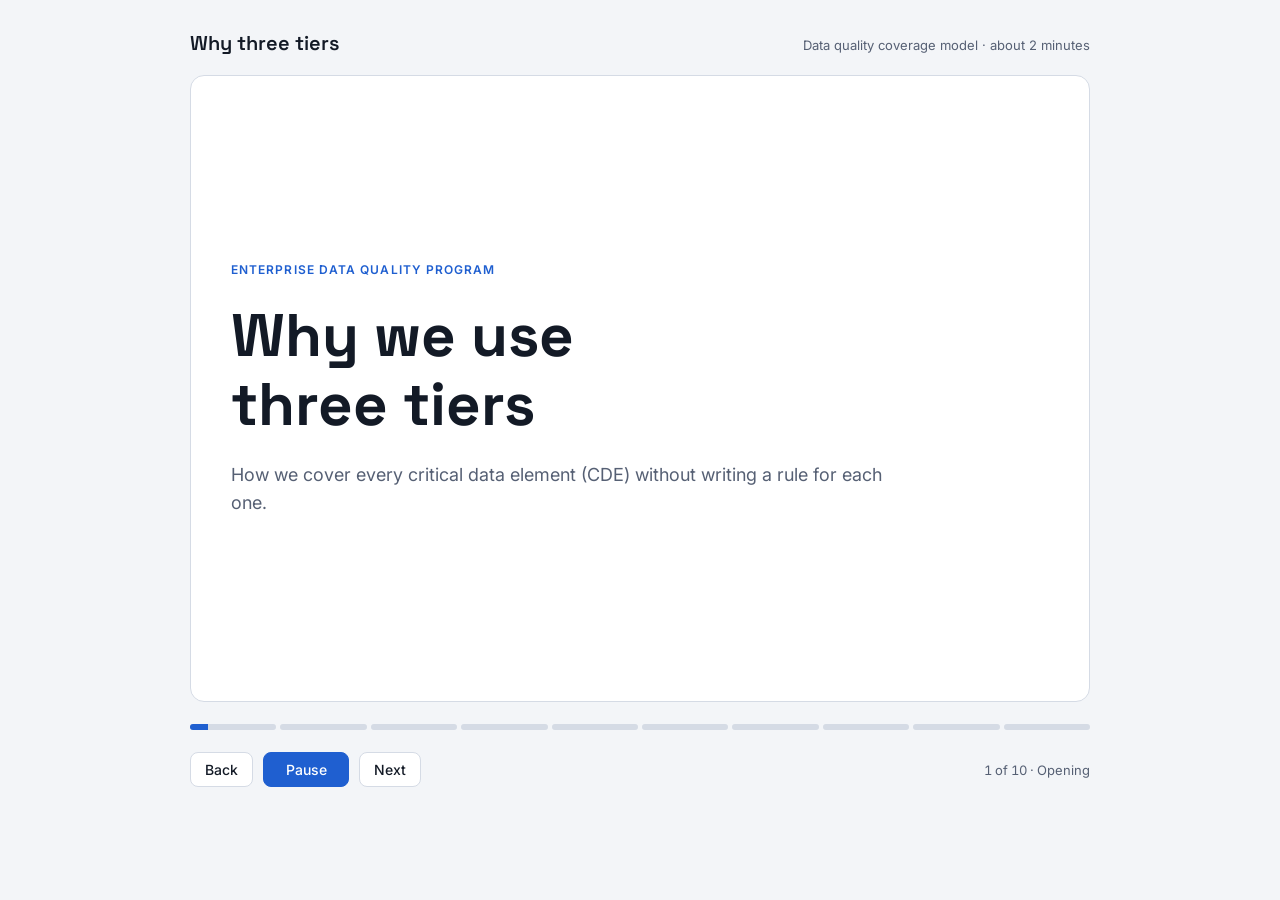
<file: three-tier-explainer.html>
<!doctype html>
<html lang="en-CA">
<head>
<meta charset="utf-8">
<meta name="viewport" content="width=device-width, initial-scale=1">
<title>Why Three Tiers</title>
<meta name="description" content="A two-minute animated explainer of the three-tier data quality coverage model.">
<script>
  // When shown inside the portfolio page, take that page's look and theme.
  (function () {
    var root = document.documentElement;
    if (window.self === window.top) return;
    root.classList.add('embed');
    try {
      var host = window.parent.document.documentElement;
      var sync = function () { root.dataset.theme = host.dataset.theme === 'light' ? 'light' : 'dark'; };
      sync();
      new MutationObserver(sync).observe(host, { attributes: true, attributeFilter: ['data-theme'] });
    } catch (e) { root.dataset.theme = 'dark'; }
  })();
</script>
<link rel="stylesheet" href="https://fonts.googleapis.com/css2?family=Inter:wght@400;500;600&family=Space+Grotesk:wght@500;600;700&display=swap">
<style>
/* Layout: one centred stage that plays nine short scenes in place, with a segmented timeline and transport controls underneath. */
:root {
  --bg: #f3f5f8; --surface: #ffffff; --raised: #f7f9fc;
  --ink: #131a26; --muted: #566074; --line: #d5dbe5;
  --accent: #1f5fd0; --accent-soft: #e3ecfb;
  --warn: #b4541a; --warn-soft: #e9bd9d; --warn-bg: #fbeee4;
  --good: #19775a; --good-soft: #dff1ea;
  --display: "Space Grotesk", "Segoe UI", system-ui, sans-serif;
  --body: "Inter", "Segoe UI", system-ui, sans-serif;
}
@media (prefers-color-scheme: dark) {
  :root:not([data-theme="light"]) {
    --bg: #0e1218; --surface: #161c26; --raised: #1c2431;
    --ink: #eef2f8; --muted: #9aa5b8; --line: #2b3545;
    --accent: #6ea6ff; --accent-soft: #1a2a45;
    --warn: #f0a26b; --warn-soft: #7a4a2a; --warn-bg: #2a1d14;
    --good: #5fd0a8; --good-soft: #133229;
    color-scheme: dark;
  }
}
:root[data-theme="dark"] {
  --bg: #0e1218; --surface: #161c26; --raised: #1c2431;
  --ink: #eef2f8; --muted: #9aa5b8; --line: #2b3545;
  --accent: #6ea6ff; --accent-soft: #1a2a45;
  --warn: #f0a26b; --warn-soft: #7a4a2a; --warn-bg: #2a1d14;
  --good: #5fd0a8; --good-soft: #133229;
  color-scheme: dark;
}
/* Embedded in the portfolio page: use its palette and system type. */
:root.embed {
  --bg: #1a1a19; --surface: #232321; --raised: #2a2a28;
  --ink: #f0efec; --muted: #c3c2b7; --line: #3d3d3a;
  --accent: #86b6ef; --accent-soft: rgba(57, 135, 229, .16);
  --warn: #ec835a; --warn-soft: #7a3f28; --warn-bg: rgba(217, 89, 38, .16);
  --good: #3cc391; --good-soft: rgba(25, 158, 112, .16);
  --display: system-ui, -apple-system, "Segoe UI", Roboto, sans-serif;
  --body: system-ui, -apple-system, "Segoe UI", Roboto, sans-serif;
  color-scheme: dark;
}
:root.embed[data-theme="light"] {
  --bg: #fcfcfb; --surface: #f0efec; --raised: #fcfcfb;
  --ink: #0b0b0b; --muted: #52514e; --line: #c3c2b7;
  --accent: #1c5cab; --accent-soft: rgba(42, 120, 214, .12);
  --warn: #b4541a; --warn-soft: #e9bd9d; --warn-bg: #fbeee4;
  --good: #19775a; --good-soft: #dff1ea;
  color-scheme: light;
}
* { box-sizing: border-box; }
html, body { margin: 0; }
.embed body { padding: 0; }
.embed header.top { display: none; }
.embed .wrap { max-width: none; }
/* Not playing when a scene is opened: show it finished, not frozen at its first frame. */
.stage.idle .scene.on .a, .stage.idle .scene.on .chip, .stage.idle .scene.on .ic .k-check { animation: none; }
body {
  background: var(--bg); color: var(--ink);
  font-family: var(--body); font-size: 16px; line-height: 1.55;
  padding-block: 28px 40px;
  padding-left: max(16px, env(safe-area-inset-left, 0px));
  padding-right: max(16px, env(safe-area-inset-right, 0px));
}
.wrap { max-width: 900px; margin: 0 auto; display: flex; flex-direction: column; gap: 16px; }
header.top { display: flex; justify-content: space-between; align-items: baseline; gap: 12px; flex-wrap: wrap; }
.top h1 { font-family: var(--display); font-size: 20px; font-weight: 600; margin: 0; }
.top p { margin: 0; color: var(--muted); font-size: 13px; }

.stage {
  background: var(--surface); border: 1px solid var(--line); border-radius: 14px;
  display: grid; min-height: 470px; overflow: hidden;
}
.scene {
  grid-area: 1 / 1; min-width: 0;
  padding: 36px 40px; display: flex; flex-direction: column; gap: 22px; justify-content: center;
  opacity: 0; visibility: hidden; transition: opacity .5s, visibility 0s .5s;
}
.scene.on { opacity: 1; visibility: visible; transition: opacity .5s; }
.kicker { font-size: 12px; font-weight: 600; letter-spacing: .09em; text-transform: uppercase; color: var(--accent); margin: 0; }
.kicker.warn { color: var(--warn); }
.scene h2 { font-family: var(--display); font-weight: 600; font-size: clamp(24px, 4.2vw, 36px); line-height: 1.15; margin: 0; text-wrap: balance; max-width: 22ch; }
.scene h2.wide { max-width: 28ch; }
.cap { margin: 0; color: var(--muted); max-width: 62ch; }
.cap strong { color: var(--ink); font-weight: 600; }
.head { display: flex; flex-direction: column; gap: 8px; }

@keyframes rise { from { opacity: 0; transform: translateY(10px); } to { opacity: 1; transform: none; } }
.scene.on .a { animation: rise .7s var(--d, 0s) both; }
.stage.paused .a, .stage.paused .chip { animation-play-state: paused; }

/* Title scene */
.title h2 { font-size: clamp(34px, 7vw, 60px); font-weight: 700; max-width: 14ch; }
.title .cap { font-size: 18px; }

/* Rule count scene */
.count-row { display: flex; align-items: baseline; gap: 12px; flex-wrap: wrap; }
.count { font-family: var(--display); font-weight: 700; font-size: clamp(40px, 8vw, 64px); line-height: 1; color: var(--warn); font-variant-numeric: tabular-nums; }
.count-label { color: var(--muted); }
canvas#dots { display: block; width: 100%; border-radius: 8px; background: var(--raised); }
.legend { display: flex; gap: 20px; flex-wrap: wrap; font-size: 13px; color: var(--muted); }
.legend span { display: inline-flex; align-items: center; gap: 7px; }
.legend i { width: 10px; height: 10px; border-radius: 2px; display: inline-block; }
.legend .l-now { background: var(--accent); }
.legend .l-need { background: var(--warn-soft); }

/* Data flow scenes */
.flow { display: grid; grid-template-columns: repeat(4, minmax(0, 1fr)); gap: 30px; }
.node { position: relative; border: 1px solid var(--line); border-radius: 10px; padding: 12px; background: var(--raised); display: flex; flex-direction: column; gap: 8px; }
.flow > .node:not(:first-child)::before { content: "\2192"; position: absolute; left: -23px; top: 50%; transform: translateY(-50%); color: var(--muted); font-size: 16px; }
/* One-to-many fan-out */
.fan { display: grid; grid-template-columns: minmax(0, 1fr) 16px minmax(0, 1fr) 40px minmax(0, 2.4fr); gap: 8px; align-items: center; }
.fan .arr { color: var(--muted); font-size: 16px; text-align: center; }
.fan .only-m { display: none; }
.fanlines { align-self: stretch; width: 100%; height: 100%; min-height: 60px; }
.fanlines path { fill: none; stroke: var(--muted); stroke-width: 1.5; vector-effect: non-scaling-stroke; }
.branches { display: flex; flex-direction: column; gap: 8px; min-width: 0; }
.branch { display: grid; grid-template-columns: minmax(0, 1fr) 16px minmax(0, 1fr); gap: 8px; align-items: center; }
.node.sm { padding: 8px 10px; gap: 6px; }
.node.sm b { font-size: 13.5px; }
.node.sm .duty { font-size: 12px; padding: 4px 8px; }
.more { margin: 0; font-size: 12.5px; color: var(--muted); text-align: center; }
.node b { font-family: var(--display); font-weight: 600; font-size: 15px; line-height: 1.25; }
.node small { color: var(--muted); font-size: 12px; line-height: 1.35; }
.tag { align-self: flex-start; font-size: 11px; font-weight: 600; letter-spacing: .04em; padding: 2px 7px; border-radius: 999px; border: 1px solid var(--line); color: var(--muted); }
.duty { font-size: 12.5px; font-weight: 500; line-height: 1.35; padding: 7px 9px; border-radius: 7px; }
.duty.bad { background: var(--warn-bg); color: var(--warn); }
.duty.full { background: var(--accent-soft); color: var(--accent); }
.duty.light { background: var(--good-soft); color: var(--good); }
.node.ads { border-color: var(--accent); }

/* Risk comparison */
.pair { display: grid; grid-template-columns: repeat(2, minmax(0, 1fr)); gap: 16px; }
.risk { border: 1px solid var(--line); border-radius: 10px; padding: 16px; display: flex; flex-direction: column; gap: 6px; background: var(--raised); }
.risk b { font-family: var(--display); font-size: 17px; font-weight: 600; line-height: 1.25; }
.risk p { margin: 0; color: var(--muted); font-size: 14px; }
.risk .lvl { font-size: 12px; font-weight: 600; letter-spacing: .06em; text-transform: uppercase; }
.risk.hi .lvl { color: var(--warn); }
.risk.lo .lvl { color: var(--muted); }

/* Animated icons */
.ic { display: inline-flex; width: 32px; height: 32px; flex: none; color: var(--warn); }
.ic svg { width: 100%; height: 100%; fill: none; stroke: currentColor; stroke-width: 1.7; stroke-linecap: round; stroke-linejoin: round; overflow: visible; }
.ic.sm { width: 20px; height: 20px; color: var(--accent); }
.risk.lo .ic { color: var(--muted); }
.tier b, .catch b { display: inline-flex; align-items: center; gap: 8px; align-self: start; }
.ic .k-draw { stroke-dasharray: 1; }
@keyframes spin { to { transform: rotate(360deg); } }
@keyframes shake { 0%, 60%, 100% { transform: rotate(0); } 10%, 30%, 50% { transform: rotate(-13deg); } 20%, 40% { transform: rotate(13deg); } }
@keyframes flip { 0%, 55%, 100% { transform: scaleX(1); } 27% { transform: scaleX(.08); } }
@keyframes draw { 0% { stroke-dashoffset: 1; } 45%, 100% { stroke-dashoffset: 0; } }
@keyframes tick { 0%, 15% { opacity: 0; } 30%, 100% { opacity: 1; } }
@keyframes throb { 0%, 100% { transform: scale(1); } 50% { transform: scale(1.13); } }
@keyframes blink { 0%, 42%, 50%, 100% { transform: scaleY(1); } 46% { transform: scaleY(.1); } }
.scene.on .ic .k-spin { transform-origin: 12px 12px; animation: spin 4s linear infinite; }
.scene.on .ic .k-shake { transform-origin: 12px 4px; animation: shake 2.6s ease-in-out infinite; }
.scene.on .ic .k-flip { transform-origin: 12px 12px; animation: flip 3s ease-in-out infinite; }
.scene.on .ic .k-draw { animation: draw 3s ease-out infinite; }
.scene.on .ic .k-tick { animation: tick 3s ease-out infinite; }
.scene.on .ic .k-tick.d2 { animation-delay: .4s; }
.scene.on .ic .k-tick.d3 { animation-delay: .8s; }
.scene.on .ic .k-throb { transform-origin: 12px 13px; animation: throb 1.8s ease-in-out infinite; }
.scene.on .ic .k-blink { transform-origin: 12px 12px; animation: blink 3.4s ease-in-out infinite; }
/* Closing payoff */
.win { display: flex; gap: 14px; align-items: center; padding: 14px 16px; border: 1px solid var(--good); border-radius: 10px; background: var(--good-soft); }
.win div { display: flex; flex-direction: column; gap: 2px; min-width: 0; }
.win b { font-family: var(--display); font-size: 17px; font-weight: 600; color: var(--good); }
.win p { margin: 0; font-size: 14px; color: var(--ink); }
.ic.lg { width: 60px; height: 60px; color: var(--good); }
.ic.lg svg { stroke-width: 1.5; }
.ic .k-check { stroke-dasharray: 1; }
@keyframes drawOnce { from { stroke-dashoffset: 1; } to { stroke-dashoffset: 0; } }
@keyframes twinkle { 0%, 100% { opacity: .15; transform: scale(.6); } 50% { opacity: 1; transform: scale(1.15); } }
@keyframes bob { 0%, 100% { transform: translateY(0); } 50% { transform: translateY(-1.3px); } }
.scene.on .ic .k-check { animation: drawOnce .8s 5.9s ease-out both; }
.scene.on .ic .k-twinkle { transform-box: fill-box; transform-origin: center; animation: twinkle 1.8s ease-in-out infinite; }
.scene.on .ic .k-twinkle.d2 { animation-delay: .6s; }
.scene.on .ic .k-twinkle.d3 { animation-delay: 1.1s; }
.scene.on .ic .k-bob { animation: bob 1.6s ease-in-out infinite; }
.stage.paused .ic * { animation-play-state: paused; }
.trio { display: grid; grid-template-columns: repeat(3, minmax(0, 1fr)); gap: 14px; }
/* Pyramid */
.pyr { display: flex; flex-direction: column; gap: 8px; align-items: center; }
.tier { border: 1px solid var(--line); border-radius: 10px; padding: 11px 16px; background: var(--raised); display: flex; flex-direction: column; gap: 2px; }
.tier .row { display: flex; justify-content: space-between; align-items: baseline; gap: 6px 14px; flex-wrap: wrap; }
.tier b { font-family: var(--display); font-weight: 600; font-size: 16px; }
.tier .scope { font-size: 13px; color: var(--muted); }
.tier p { margin: 0; font-size: 13.5px; color: var(--muted); }
.tier.t1 { width: 58%; border-color: var(--accent); background: var(--accent-soft); }
.tier.t1 .scope { color: var(--accent); font-weight: 600; }
.tier.t2 { width: 80%; }
.tier.t3 { width: 100%; }

/* Catch list */
.catch { display: flex; flex-direction: column; gap: 10px; }
.catch div { display: grid; grid-template-columns: 148px minmax(0, 1fr); gap: 4px 16px; padding: 12px 14px; border: 1px solid var(--line); border-radius: 10px; background: var(--raised); }
.catch b { font-family: var(--display); font-weight: 600; font-size: 15px; }
.catch span { font-size: 14.5px; color: var(--muted); }
.catch span strong { color: var(--ink); font-weight: 600; }

/* Tier movement */
.track { position: relative; height: 176px; }
.lane { position: absolute; left: 0; right: 0; height: 80px; border-radius: 10px; border: 1px solid var(--line); background: var(--raised); padding: 8px 12px; font-size: 12px; font-weight: 600; letter-spacing: .05em; text-transform: uppercase; color: var(--muted); }
.lane.top { top: 0; border-color: var(--accent); background: var(--accent-soft); color: var(--accent); }
.lane.bot { top: 96px; }
.chip { position: absolute; font-size: 13px; font-weight: 600; padding: 6px 11px; border-radius: 999px; background: var(--surface); border: 1.5px solid var(--ink); white-space: nowrap; }
.chip.up { left: 12px; top: 36px; border-color: var(--good); color: var(--good); }
.chip.down { right: 12px; top: 132px; border-color: var(--warn); color: var(--warn); }
@keyframes goUp { from { top: 132px; } to { top: 36px; } }
@keyframes goDown { from { top: 36px; } to { top: 132px; } }
.scene.on .chip.up { animation: goUp 1.4s 1.6s cubic-bezier(.5, 0, .2, 1) both; }
.scene.on .chip.down { animation: goDown 1.4s 4.4s cubic-bezier(.5, 0, .2, 1) both; }
.moves { display: grid; grid-template-columns: repeat(2, minmax(0, 1fr)); gap: 16px; }
.moves div { font-size: 14px; color: var(--muted); }
.moves b { display: block; font-family: var(--display); font-size: 15px; font-weight: 600; }
.moves .m-up b { color: var(--good); }
.moves .m-down b { color: var(--warn); }

/* Closing */
.sum { display: flex; flex-direction: column; gap: 10px; margin: 0; padding: 0; list-style: none; }
.sum li { padding-left: 18px; position: relative; max-width: 62ch; }
.sum li::before { content: ""; position: absolute; left: 0; top: .62em; width: 8px; height: 8px; border-radius: 2px; background: var(--accent); }

/* Transport */
.segs { display: flex; gap: 4px; }
.seg { flex: 1; height: 18px; padding: 6px 0; border: 0; background: none; cursor: pointer; }
.seg span { display: block; height: 6px; border-radius: 3px; background: var(--line); overflow: hidden; }
.seg span i { display: block; height: 100%; width: 0; background: var(--accent); }
.seg:focus-visible, .btn:focus-visible { outline: 2px solid var(--accent); outline-offset: 2px; border-radius: 6px; }
.bar { display: flex; align-items: center; gap: 10px; flex-wrap: wrap; }
.btn { font: 500 14px var(--body); color: var(--ink); background: var(--surface); border: 1px solid var(--line); border-radius: 8px; padding: 8px 14px; cursor: pointer; }
.btn:hover { border-color: var(--muted); }
.btn.main { background: var(--accent); border-color: var(--accent); color: var(--surface); min-width: 86px; }
.where { margin-left: auto; color: var(--muted); font-size: 13px; font-variant-numeric: tabular-nums; }

@media (max-width: 640px) {
  .stage { min-height: 0; }
  .scene { padding: 24px 18px; gap: 18px; justify-content: flex-start; }
  .flow { grid-template-columns: 1fr; gap: 26px; }
  .node { flex-direction: row; flex-wrap: wrap; align-items: center; gap: 6px 10px; }
  .node small { display: none; }
  .node .duty { flex-basis: 100%; }
  .flow > .node:not(:first-child)::before { content: "\2193"; left: 50%; top: -24px; transform: translateX(-50%); }
  .fan { grid-template-columns: 1fr; }
  .fan > .arr { transform: rotate(90deg); }
  .fan .only-m { display: block; }
  .fanlines { display: none; }
  .pair, .moves, .trio { grid-template-columns: 1fr; }
  .tier.t1 { width: 84%; } .tier.t2 { width: 92%; }
  .catch div { grid-template-columns: 1fr; }
  .where { margin-left: 0; flex-basis: 100%; }
}
@media (prefers-reduced-motion: reduce) {
  .scene, .scene.on { transition: none; }
  .scene.on .a, .scene.on .chip.up, .scene.on .chip.down { animation: none; }
  .scene.on .ic * { animation: none !important; }
}
</style>
</head>
<body>

<div class="wrap">
  <header class="top">
    <h1>Why three tiers</h1>
    <p>Data quality coverage model · about 2 minutes</p>
  </header>

  <div class="stage" id="stage">

    <section class="scene title on" data-dur="6" data-name="Opening">
      <p class="kicker a">Enterprise data quality program</p>
      <h2 class="a" style="--d:.3s">Why we use three tiers</h2>
      <p class="cap a" style="--d:1.2s">How we cover every critical data element (CDE) without writing a rule for each one.</p>
    </section>

    <section class="scene" data-dur="10" data-name="The policy" id="s-count">
      <div class="head">
        <p class="kicker warn a">Where we started</p>
        <h2 class="a wide" style="--d:.2s">Policy asked for one rule per critical data element</h2>
      </div>
      <div class="count-row a" style="--d:.9s">
        <span class="count" id="count">30,000</span>
        <span class="count-label">rules needed, each one built and maintained with a steward</span>
      </div>
      <canvas id="dots" class="a" style="--d:.9s" role="img" aria-label="A grid of 30,000 dots, one per rule the policy would need. A block of 325 in the corner marks the rules that exist today."></canvas>
      <div class="legend a" style="--d:5.4s">
        <span><i class="l-now"></i>325 rules in place today</span>
        <span><i class="l-need"></i>Rules the policy would still need</span>
      </div>
    </section>

    <section class="scene" data-dur="10" data-name="Copies multiply the work">
      <div class="head">
        <p class="kicker warn a">It gets worse</p>
        <h2 class="a wide" style="--d:.2s">The CDE tag follows the data into every copy</h2>
      </div>
      <div class="flow">
        <div class="node a" style="--d:1s"><span class="tag">CDE</span><b>CRM application</b><small>Customer enters their email</small><span class="duty bad a" style="--d:4.2s">Own rules, own steward</span></div>
        <div class="node a" style="--d:1.6s"><span class="tag">CDE</span><b>Lake raw zone</b><small>Daily load, untouched</small><span class="duty bad a" style="--d:4.8s">Own rules, own steward</span></div>
        <div class="node a" style="--d:2.2s"><span class="tag">CDE</span><b>Lake curated zone</b><small>Cleaned and joined</small><span class="duty bad a" style="--d:5.4s">Own rules, own steward</span></div>
        <div class="node a" style="--d:2.8s"><span class="tag">CDE</span><b>Power BI dashboard</b><small>Where people read it</small><span class="duty bad a" style="--d:6s">Own rules, own steward</span></div>
      </div>
      <p class="cap a" style="--d:6.8s">If every tagged copy needs its own checks, <strong>one customer email becomes four sets of rules</strong>. The workload grows every time data moves.</p>
    </section>

    <section class="scene" data-dur="10" data-name="The insight">
      <div class="head">
        <p class="kicker a">The insight</p>
        <h2 class="a" style="--d:.2s">Not all data carries equal risk</h2>
      </div>
      <div class="pair">
        <div class="risk hi a" style="--d:1.2s"><span class="ic" data-ic="alert"></span><span class="lvl">Wrong value has consequences</span><b>Customer name in a regulatory submission</b><p>Regulatory, financial or customer-facing impact when it fails.</p></div>
        <div class="risk lo a" style="--d:3s"><span class="ic" data-ic="eye"></span><span class="lvl">Wrong value is an inconvenience</span><b>Internal product code in one team's report</b><p>Worth watching, not worth a steward's weekly attention.</p></div>
      </div>
      <p class="cap a" style="--d:5.2s">One rule per CDE spends <strong>the same effort on both</strong>. So we stopped counting rules and matched the depth of control to the risk.</p>
    </section>

    <section class="scene" data-dur="13" data-name="The three tiers">
      <div class="head">
        <p class="kicker a">The model</p>
        <h2 class="a wide" style="--d:.2s">Automation covers everything. Judgment goes where the risk is.</h2>
      </div>
      <div class="pyr">
        <div class="tier t1 a" style="--d:6.4s"><div class="row"><b><span class="ic sm" data-ic="t1"></span>Tier 1 · Curated rules</b><span class="scope">Highest-risk CDEs only</span></div><p>Steward-set thresholds, a named owner and a remediation path.</p></div>
        <div class="tier t2 a" style="--d:3.8s"><div class="row"><b><span class="ic sm" data-ic="t2"></span>Tier 2 · Automated completeness</b><span class="scope">Every CDE</span></div><p>One line of configuration per CDE. No rule-building, and the policy is met.</p></div>
        <div class="tier t3 a" style="--d:1.2s"><div class="row"><b><span class="ic sm" data-ic="t3"></span>Tier 3 · Observability</b><span class="scope">Every CDE</span></div><p>Learns what normal looks like for each field and flags unusual change.</p></div>
      </div>
      <p class="cap a" style="--d:9s">Tiers 2 and 3 apply to every CDE automatically. The only placement decision is <strong>which CDEs earn Tier 1</strong>, typically 10 to 20 percent.</p>
    </section>

    <section class="scene" data-dur="13" data-name="Why Tier 1 stays small">
      <div class="head">
        <p class="kicker a">Why Tier 1 stays small</p>
        <h2 class="a wide" style="--d:.2s">A curated rule costs more than it looks</h2>
      </div>
      <div class="trio">
        <div class="risk hi a" style="--d:1.2s"><span class="ic" data-ic="clock"></span><span class="lvl">Steward time</span><b>A strong rule takes expert hours</b><p>Thresholds, valid values and a remediation path all come from a steward. Their time is the bottleneck.</p></div>
        <div class="risk hi a" style="--d:3.2s"><span class="ic" data-ic="noise"></span><span class="lvl">Reporting noise</span><b>More results, less attention</b><p>Every Tier 1 failure goes to a named steward. With too many, the ones that matter get lost.</p></div>
        <div class="risk hi a" style="--d:5.2s"><span class="ic" data-ic="cost"></span><span class="lvl">Processing cost</span><b>Heavier checks cost real money</b><p>A curated rule tests several dimensions per CDE. That compute lands on the bottom line.</p></div>
      </div>
      <p class="cap a" style="--d:7.4s"><strong>Finding the balance is the job.</strong> Too few CDEs in Tier 1 leaves high-risk failures without an owner. Too many overwhelms the people who fix them.</p>
    </section>

    <section class="scene" data-dur="11" data-name="What each tier catches">
      <div class="head">
        <p class="kicker a">Why all three</p>
        <h2 class="a wide" style="--d:.2s">Each tier catches what the others miss</h2>
      </div>
      <div class="catch">
        <div class="a" style="--d:1.2s"><b><span class="ic sm" data-ic="t1"></span>Tier 1 · Curated</b><span><strong>UNKNOWN typed into a regulatory field.</strong> The field is filled, so only a validity rule with an owner catches it.</span></div>
        <div class="a" style="--d:3.4s"><b><span class="ic sm" data-ic="t2"></span>Tier 2 · Completeness</b><span><strong>A field that has gone blank</strong>, on any CDE, including the ones nobody had time to write a rule for.</span></div>
        <div class="a" style="--d:5.6s"><b><span class="ic sm" data-ic="t3"></span>Tier 3 · Observability</b><span><strong>A null rate drifting from 1.1% to 4.2%.</strong> No threshold was crossed, but something changed.</span></div>
      </div>
    </section>

    <section class="scene" data-dur="15" data-name="Check once at the source">
      <div class="head">
        <p class="kicker a">The authoritative data source</p>
        <h2 class="a wide" style="--d:.2s">Check once at the source. Every copy inherits the result.</h2>
      </div>
      <div class="fan">
        <div class="node ads a" style="--d:1s"><span class="tag">CDE</span><b>CRM application</b><small>Authoritative data source</small><span class="duty full a" style="--d:4.4s">All three tiers run here</span></div>
        <span class="arr a" style="--d:1.3s" aria-hidden="true">&rarr;</span>
        <div class="node a" style="--d:1.6s"><span class="tag">CDE</span><b>Lake raw zone</b><small>Consumption point</small><span class="duty light a" style="--d:5.4s">Transfer check only</span></div>
        <svg class="fanlines a" style="--d:2.2s" viewBox="0 0 100 100" preserveAspectRatio="none" aria-hidden="true">
          <path d="M0 50 C55 50 45 16 100 16"></path>
          <path d="M0 50 L100 50"></path>
          <path d="M0 50 C55 50 45 84 100 84"></path>
        </svg>
        <span class="arr only-m a" style="--d:2.2s" aria-hidden="true">&rarr;</span>
        <div class="branches">
          <div class="branch a" style="--d:2.6s">
            <div class="node sm"><span class="tag">CDE</span><b>Marketing curated zone</b><span class="duty light a" style="--d:6.4s">Inherits the result</span></div>
            <span class="arr" aria-hidden="true">&rarr;</span>
            <div class="node sm"><span class="tag">CDE</span><b>Campaign dashboards</b><span class="duty light a" style="--d:6.4s">Display the result</span></div>
          </div>
          <div class="branch a" style="--d:3s">
            <div class="node sm"><span class="tag">CDE</span><b>Finance curated zone</b><span class="duty light a" style="--d:6.8s">Inherits the result</span></div>
            <span class="arr" aria-hidden="true">&rarr;</span>
            <div class="node sm"><span class="tag">CDE</span><b>Billing dashboards</b><span class="duty light a" style="--d:6.8s">Display the result</span></div>
          </div>
          <div class="branch a" style="--d:3.4s">
            <div class="node sm"><span class="tag">CDE</span><b>Service curated zone</b><span class="duty light a" style="--d:7.2s">Inherits the result</span></div>
            <span class="arr" aria-hidden="true">&rarr;</span>
            <div class="node sm"><span class="tag">CDE</span><b>Service dashboards</b><span class="duty light a" style="--d:7.2s">Display the result</span></div>
          </div>
          <p class="more a" style="--d:3.8s">and every curated zone added later</p>
        </div>
      </div>
      <p class="cap a" style="--d:8.6s"><strong>The tag travels. The obligation does not.</strong> One raw zone element is copied into many curated zones and many dashboards, but the rules run once. For a vendor feed we cannot reach, the source is the raw landing zone.</p>
    </section>

    <section class="scene" data-dur="12" data-name="Moving between tiers">
      <div class="head">
        <p class="kicker a">Placement is not permanent</p>
        <h2 class="a wide" style="--d:.2s">CDEs move up and down as risk changes</h2>
      </div>
      <div class="track a" style="--d:.8s">
        <div class="lane top">Tier 1 · curated rules</div>
        <div class="lane bot">Tiers 2 and 3 only</div>
        <span class="chip up">Customer phone &#8593;</span>
        <span class="chip down">Internal code &#8595;</span>
      </div>
      <div class="moves">
        <div class="m-up a" style="--d:2.6s"><b>Promote</b>Repeated completeness failures or recurring anomalies show the risk is higher than first judged.</div>
        <div class="m-down a" style="--d:5.4s"><b>Demote</b>No regulatory, financial or customer-facing risk. Stepping down frees steward time for CDEs that need it.</div>
      </div>
      <p class="cap a" style="--d:7.6s">Tiers 2 and 3 keep running either way. Stewards and data owners make the call, because they know the business consequence.</p>
    </section>

    <section class="scene" data-dur="14" data-name="Summary">
      <div class="head">
        <p class="kicker a">The point</p>
        <h2 class="a wide" style="--d:.2s">Rule count is not a measure of maturity</h2>
      </div>
      <ul class="sum">
        <li class="a" style="--d:1.2s"><strong>Three tiers</strong> give every CDE baseline coverage and give the riskiest ones real accountability.</li>
        <li class="a" style="--d:2.6s"><strong>The authoritative data source</strong> means each CDE is checked once, not once per copy.</li>
        <li class="a" style="--d:4s"><strong>Promotion and demotion</strong> keep steward effort pointed at current risk.</li>
      </ul>
      <div class="pair">
        <div class="win a" style="--d:5.2s"><span class="ic lg" data-ic="shield"></span><div><b>Policy met</b><p>Every CDE has documented coverage that fits its risk.</p></div></div>
        <div class="win a" style="--d:6.4s"><span class="ic lg" data-ic="steward"></span><div><b>Stewards in control</b><p>Their time goes to the CDEs that matter, with alerts they can act on.</p></div></div>
      </div>
      <p class="cap a" style="--d:8s">What we measure instead: coverage quality, actionable alerts and the capacity to fix what they find.</p>
    </section>

  </div>

  <div class="segs" id="segs"></div>
  <div class="bar">
    <button class="btn" id="back" type="button">Back</button>
    <button class="btn main" id="play" type="button">Pause</button>
    <button class="btn" id="next" type="button">Next</button>
    <span class="where" id="where" aria-live="polite"></span>
  </div>
</div>

<script>
(function () {
  var stage = document.getElementById('stage');
  var scenes = Array.prototype.slice.call(stage.querySelectorAll('.scene'));
  var segsEl = document.getElementById('segs');
  var playBtn = document.getElementById('play');
  var where = document.getElementById('where');
  var countEl = document.getElementById('count');
  var canvas = document.getElementById('dots');
  var reduced = window.matchMedia('(prefers-reduced-motion: reduce)').matches;

  var embedded = document.documentElement.classList.contains('embed');
  var idle = embedded; // true while a scene is shown at rest (embedded pages wait for Play)
  var i = 0, t = 0, playing = !reduced && !embedded, ended = false, last = null;
  var TOTAL = 30000, COLS = 300, ROWS = 100;
  var drawnKey = '';

  var ICONS = {
    clock: '<circle cx="12" cy="12" r="9"/><path d="M12 12V7.5"/><path class="k-spin" d="M12 12h4.5"/>',
    noise: '<g class="k-shake"><path d="M6 16v-5a6 6 0 0 1 12 0v5l1.5 2.2h-15z"/><path d="M10 20.4a2 2 0 0 0 4 0"/></g><path d="M2.5 7.5 4 9M21.5 7.5 20 9"/>',
    cost: '<g class="k-flip"><circle cx="12" cy="12" r="9"/><path d="M14.6 9.3c-.5-.9-1.4-1.3-2.6-1.3-1.4 0-2.5.7-2.5 1.9 0 2.6 5.2 1.3 5.2 4.1 0 1.2-1.1 2-2.7 2-1.3 0-2.3-.5-2.8-1.4M12 6.3v11.4"/></g>',
    alert: '<g class="k-throb"><path d="M12 4 21 20H3z"/><path d="M12 10v5M12 17.6v.1"/></g>',
    eye: '<g class="k-blink"><path d="M2 12s3.6-6 10-6 10 6 10 6-3.6 6-10 6S2 12 2 12z"/><circle cx="12" cy="12" r="2.6"/></g>',
    t1: '<circle cx="9" cy="8" r="3.2"/><path d="M3 19.5c0-3.2 2.6-5.4 6-5.4 1.6 0 3 .5 4 1.3"/><path class="k-draw" pathLength="1" d="M14.5 15.5l2.3 2.3 4.2-4.8"/>',
    t2: '<path d="M10.5 6.5H21M10.5 12H21M10.5 17.5H21"/><path class="k-tick" d="M3 6.5 4.6 8 7.4 5"/><path class="k-tick d2" d="M3 12l1.6 1.5L7.4 10.5"/><path class="k-tick d3" d="M3 17.5 4.6 19l2.8-3"/>',
    t3: '<path class="k-draw" pathLength="1" d="M2 12h4l2.5-6.5 4 13 2.5-6.5H22"/>',
    shield: '<path d="M12 3.2l7 2.8v5.4c0 4.4-2.9 7.7-7 9.2-4.1-1.5-7-4.8-7-9.2V6z"/><path class="k-check" pathLength="1" d="M8.4 12.1l2.6 2.6 4.7-5.3"/><path class="k-twinkle" d="M21.5 1.5v3M20 3h3"/><path class="k-twinkle d2" d="M2.5 15.5v2.4M1.3 16.7h2.4"/><path class="k-twinkle d3" d="M21.6 17.6v2M20.6 18.6h2"/>',
    steward: '<g class="k-bob"><circle cx="12" cy="9" r="5.6"/><path d="M9.3 8.3q.8-1 1.6 0M13.1 8.3q.8-1 1.6 0"/><path d="M9.3 10.6q2.7 2.6 5.4 0"/></g><path d="M3.6 21.4c0-3.4 3.5-5.2 8.4-5.2s8.4 1.8 8.4 5.2"/><path class="k-twinkle" d="M20.8 2v3M19.3 3.5h3"/><path class="k-twinkle d2" d="M3 4.2v2.4M1.8 5.4h2.4"/>'
  };
  Array.prototype.forEach.call(document.querySelectorAll('[data-ic]'), function (el) {
    el.setAttribute('aria-hidden', 'true');
    el.innerHTML = '<svg viewBox="0 0 24 24">' + (ICONS[el.dataset.ic] || '') + '</svg>';
  });

  var fills = scenes.map(function (s, k) {
    var b = document.createElement('button');
    b.className = 'seg'; b.type = 'button';
    b.setAttribute('aria-label', 'Part ' + (k + 1) + ': ' + s.dataset.name);
    b.title = s.dataset.name;
    var bar = document.createElement('span'), fill = document.createElement('i');
    bar.appendChild(fill); b.appendChild(bar);
    b.addEventListener('click', function () { show(k); });
    segsEl.appendChild(b);
    return fill;
  });

  function dur(k) { return parseFloat(scenes[k].dataset.dur); }

  function show(k) {
    i = Math.max(0, Math.min(scenes.length - 1, k));
    t = 0; ended = false;
    idle = !playing;
    scenes.forEach(function (s, n) {
      s.classList.remove('on');
      s.setAttribute('aria-hidden', n === i ? 'false' : 'true');
    });
    void stage.offsetWidth; // restart the scene's animations
    scenes[i].classList.add('on');
    where.textContent = (i + 1) + ' of ' + scenes.length + ' · ' + scenes[i].dataset.name;
    drawnKey = '';
    sync();
  }

  function sync() {
    stage.classList.toggle('idle', idle);
    stage.classList.toggle('paused', !playing);
    playBtn.textContent = ended ? 'Replay' : (playing ? 'Pause' : 'Play');
  }

  function countProgress() {
    if (reduced || idle) return 1;
    if (scenes[i].id !== 's-count') return 1;
    return Math.max(0, Math.min(1, (t - 1) / 4));
  }

  function drawDots() {
    var p = countProgress();
    var w = canvas.clientWidth;
    if (!w) return;
    var n = Math.round(p * TOTAL);
    var cs = getComputedStyle(document.documentElement);
    var need = cs.getPropertyValue('--warn-soft').trim();
    var now = cs.getPropertyValue('--accent').trim();
    var key = n + '|' + w + '|' + need + '|' + now;
    if (key === drawnKey) return;
    drawnKey = key;
    countEl.textContent = Math.max(325, n).toLocaleString('en-US');
    var dpr = window.devicePixelRatio || 1;
    var cell = w / COLS, h = Math.round(cell * ROWS);
    canvas.style.height = h + 'px';
    if (canvas.width !== Math.round(w * dpr)) { canvas.width = Math.round(w * dpr); canvas.height = Math.round(h * dpr); }
    var ctx = canvas.getContext('2d');
    ctx.setTransform(dpr, 0, 0, dpr, 0, 0);
    ctx.clearRect(0, 0, w, h);
    var d = Math.max(1, cell * 0.62);
    ctx.fillStyle = need;
    for (var k = 0; k < n; k++) {
      var c = k % COLS, r = (k / COLS) | 0;
      if (c < 25 && r < 13) continue;
      ctx.fillRect(c * cell, r * cell, d, d);
    }
    ctx.fillStyle = now;
    for (var r2 = 0; r2 < 13; r2++) for (var c2 = 0; c2 < 25; c2++) ctx.fillRect(c2 * cell, r2 * cell, d, d);
  }

  function frame(ts) {
    if (last !== null && playing) {
      t += Math.min(0.1, (ts - last) / 1000);
      if (t >= dur(i)) {
        if (i < scenes.length - 1) show(i + 1);
        else { t = dur(i); playing = false; ended = true; sync(); }
      }
    }
    last = ts;
    for (var k = 0; k < fills.length; k++) {
      var f = k < i ? 1 : (k > i ? 0 : (reduced ? 1 : Math.min(1, t / dur(i))));
      fills[k].style.width = (f * 100) + '%';
    }
    drawDots();
    requestAnimationFrame(frame);
  }

  function toggle() {
    if (idle) { playing = true; show(i); return; }
    if (ended) { playing = true; show(0); return; }
    playing = !playing; sync();
  }

  playBtn.addEventListener('click', toggle);
  document.getElementById('back').addEventListener('click', function () { show(i - 1); });
  document.getElementById('next').addEventListener('click', function () { show(i + 1); });
  document.addEventListener('keydown', function (e) {
    if (e.key === 'ArrowRight') show(i + 1);
    else if (e.key === 'ArrowLeft') show(i - 1);
    else if (e.key === ' ' && !(e.target instanceof HTMLButtonElement)) { e.preventDefault(); toggle(); }
  });

  show(0);
  requestAnimationFrame(frame);
})();
</script>
</body>
</html>
</file>
<file: styles.css>
/* ---------- tokens ---------- */
:root {
  color-scheme: dark;
  --page: #0d0d0d; --surface: #1a1a19; --surface-2: #232321; --raise: #2a2a28;
  --ink: #f0efec; --ink-2: #c3c2b7; --muted: #8f8d87;
  --grid: #2c2c2a; --axis: #383835; --border: rgba(255,255,255,.10);
  --accent: #3987e5; --accent-ink: #86b6ef; --accent-wash: rgba(57,135,229,.14);
  --s1: #3987e5; --s2: #d95926; --s3: #199e70;
  --good: #0ca30c; --warning: #fab219; --serious: #ec835a; --critical: #d03b3b;
  --shadow: 0 1px 0 rgba(255,255,255,.03) inset, 0 12px 32px rgba(0,0,0,.35);
  --sans: system-ui, -apple-system, "Segoe UI", Roboto, sans-serif;
  --mono: ui-monospace, "Cascadia Mono", "SF Mono", Consolas, monospace;
  --side: 248px;
}
:root[data-theme="light"] {
  color-scheme: light;
  --page: #f4f4f1; --surface: #fcfcfb; --surface-2: #f0efec; --raise: #e9e8e3;
  --ink: #0b0b0b; --ink-2: #52514e; --muted: #6f6d68;
  --grid: #e1e0d9; --axis: #c3c2b7; --border: rgba(11,11,11,.12);
  --accent: #2a78d6; --accent-ink: #1c5cab; --accent-wash: rgba(42,120,214,.10);
  --s1: #2a78d6; --s2: #eb6834; --s3: #1baf7a;
  --shadow: 0 1px 2px rgba(11,11,11,.05), 0 8px 24px rgba(11,11,11,.06);
}

/* ---------- base ---------- */
* { box-sizing: border-box; }
html { scroll-behavior: smooth; scroll-padding-top: 76px; }
body {
  margin: 0; background: var(--page); color: var(--ink);
  font: 16px/1.6 var(--sans); -webkit-font-smoothing: antialiased;
  background-image: radial-gradient(1200px 500px at 70% -10%, var(--accent-wash), transparent 70%);
  background-repeat: no-repeat;
}
h1, h2, h3, p, figure, ul { margin: 0; }
h1 { font-size: clamp(32px, 4.6vw, 54px); line-height: 1.08; letter-spacing: -.02em; font-weight: 650; max-width: 19ch; text-wrap: balance; }
h2 { font-size: clamp(24px, 2.6vw, 32px); line-height: 1.2; letter-spacing: -.01em; font-weight: 650; text-wrap: balance; }
h3 { font-size: 17px; line-height: 1.35; font-weight: 600; }
a { color: var(--accent-ink); text-underline-offset: 3px; }
button { font: inherit; color: inherit; cursor: pointer; }
:focus-visible { outline: 2px solid var(--accent); outline-offset: 2px; border-radius: 6px; }
[hidden] { display: none !important; }
.skip { position: absolute; left: -999px; top: 8px; background: var(--surface); padding: 8px 12px; border-radius: 8px; z-index: 50; }
.skip:focus { left: 8px; }

.eyebrow { font: 500 12px/1.4 var(--mono); letter-spacing: .08em; text-transform: uppercase; color: var(--accent-ink); }
.sub { color: var(--ink-2); max-width: 72ch; }
.fine { font-size: 13px; color: var(--muted); max-width: 90ch; }
.note { font-size: 14px; color: var(--ink-2); }

/* ---------- shell ---------- */
.side {
  position: fixed; inset: 0 auto 0 0; width: var(--side); padding: 22px 16px;
  background: var(--surface); border-right: 1px solid var(--border);
  display: flex; flex-direction: column; gap: 26px; z-index: 20;
}
.brand { display: flex; gap: 12px; align-items: center; text-decoration: none; color: var(--ink); }
.brand strong { display: block; font-size: 15px; line-height: 1.2; }
.brand small { color: var(--muted); font-size: 12px; }
.brand-mark { width: 36px; height: 36px; border-radius: 9px; background: var(--surface-2); border: 1px solid var(--border); display: flex; align-items: flex-end; justify-content: center; gap: 3px; padding: 8px 0; flex: none; }
.brand-mark i { width: 5px; border-radius: 2px; background: var(--s1); }
.brand-mark i:nth-child(1) { height: 40%; } .brand-mark i:nth-child(2) { height: 70%; } .brand-mark i:nth-child(3) { height: 100%; background: var(--s3); }
.nav { display: flex; flex-direction: column; gap: 2px; }
.nav a { display: flex; gap: 12px; align-items: baseline; padding: 9px 10px; border-radius: 8px; color: var(--ink-2); text-decoration: none; font-size: 14px; white-space: nowrap; }
.nav a span { font: 500 11px var(--mono); color: var(--muted); }
.nav a:hover { background: var(--surface-2); color: var(--ink); }
.nav a.is-active { background: var(--accent-wash); color: var(--ink); }
.nav a.is-active span { color: var(--accent-ink); }
.side-foot { margin-top: auto; font-size: 12px; color: var(--muted); line-height: 1.7; }
.dot { display: inline-block; width: 8px; height: 8px; border-radius: 50%; background: var(--good); margin-right: 4px; }

.main { margin-left: var(--side); min-width: 0; }
.topbar {
  position: sticky; top: 0; z-index: 15; display: flex; align-items: center; justify-content: space-between; gap: 12px;
  padding: 10px clamp(16px, 4vw, 48px); background: color-mix(in srgb, var(--page) 84%, transparent);
  backdrop-filter: blur(12px); border-bottom: 1px solid var(--border);
}
.lens { display: flex; align-items: center; gap: 12px; min-width: 0; flex-wrap: wrap; }
.lens-label { font: 500 11px var(--mono); letter-spacing: .08em; text-transform: uppercase; color: var(--muted); }
.seg { display: inline-flex; background: var(--surface-2); border: 1px solid var(--border); border-radius: 10px; padding: 3px; gap: 2px; max-width: 100%; }
.seg.wrap { flex-wrap: wrap; }
.seg button { border: 0; background: none; padding: 7px 12px; border-radius: 7px; font-size: 13.5px; color: var(--ink-2); line-height: 1.25; }
.seg button:hover { color: var(--ink); }
.seg button[aria-pressed="true"] { background: var(--surface); color: var(--ink); box-shadow: 0 0 0 1px var(--border), 0 1px 3px rgba(0,0,0,.25); font-weight: 600; }
.icon-btn { display: inline-flex; gap: 8px; align-items: center; border: 1px solid var(--border); background: var(--surface-2); border-radius: 10px; padding: 8px 12px; font-size: 13.5px; color: var(--ink-2); flex: none; }
.icon-btn:hover { color: var(--ink); }

main { padding: 0 clamp(16px, 4vw, 48px); max-width: 1240px; }
section { padding: 64px 0 8px; display: grid; gap: 20px; }
.sec-head { display: grid; gap: 10px; margin-bottom: 4px; }
.foot { padding: 48px clamp(16px, 4vw, 48px) 40px; color: var(--muted); font-size: 13px; }

/* ---------- hero ---------- */
.hero { padding-top: 56px; gap: 22px; }
.lede { font-size: clamp(17px, 1.5vw, 19px); color: var(--ink-2); max-width: 68ch; }
.cta { display: flex; flex-wrap: wrap; gap: 10px; }
.context { font-size: 14px; color: var(--muted); max-width: 80ch; }
.btn { display: inline-flex; align-items: center; justify-content: center; padding: 10px 16px; border-radius: 10px; border: 1px solid var(--border); background: var(--surface-2); color: var(--ink); text-decoration: none; font-size: 14.5px; font-weight: 550; transition: transform .15s, background .15s; }
.btn:hover { background: var(--raise); transform: translateY(-1px); }
.btn.primary { background: var(--accent); border-color: transparent; color: #fff; }
.btn.primary:hover { filter: brightness(1.08); background: var(--accent); }

/* ---------- cards, tiles ---------- */
.card { background: var(--surface); border: 1px solid var(--border); border-radius: 14px; padding: 22px; box-shadow: var(--shadow); min-width: 0; }
.grid { display: grid; gap: 16px; }
.g2 { grid-template-columns: repeat(2, minmax(0, 1fr)); }
.g3 { grid-template-columns: repeat(3, minmax(0, 1fr)); }
.tiles { display: grid; grid-template-columns: repeat(6, minmax(0, 1fr)); gap: 12px; margin-top: 10px; }
.tiles.mini { grid-template-columns: repeat(4, minmax(0, 1fr)); margin: 0; }
.tile { background: var(--surface); border: 1px solid var(--border); border-radius: 12px; padding: 14px 16px; box-shadow: var(--shadow); min-width: 0; }
.tiles.mini .tile { background: var(--surface-2); box-shadow: none; }
.tile-k { font: 500 11px var(--mono); letter-spacing: .06em; text-transform: uppercase; color: var(--muted); }
.tile-v { font-size: 34px; font-weight: 650; letter-spacing: -.02em; line-height: 1.2; margin-top: 4px; white-space: nowrap; }
.tile-v small { font-size: 14px; font-weight: 500; color: var(--ink-2); letter-spacing: 0; margin-left: 5px; }
.tile-d { font-size: 13px; color: var(--ink-2); line-height: 1.45; margin-top: 4px; }
.chip { display: inline-block; justify-self: start; font: 500 11px var(--mono); letter-spacing: .05em; text-transform: uppercase; color: var(--accent-ink); background: var(--accent-wash); padding: 3px 8px; border-radius: 6px; }
.work { display: grid; gap: 10px; align-content: start; transition: transform .18s, border-color .18s; }
.work:hover { transform: translateY(-2px); border-color: color-mix(in srgb, var(--accent) 50%, var(--border)); }
.work p { color: var(--ink-2); font-size: 14.5px; }
.more { color: var(--ink-2); font-size: 14.5px; }

/* ---------- role fit ---------- */
.fit { display: grid; grid-template-columns: minmax(240px, 5fr) 7fr; gap: 0; padding: 0; overflow: hidden; }
.fit-list { display: flex; flex-direction: column; padding: 10px; gap: 2px; border-right: 1px solid var(--border); background: var(--surface-2); }
.fit-list button { display: grid; grid-template-columns: 1fr auto; gap: 10px; align-items: center; text-align: left; border: 0; background: none; padding: 11px 12px; border-radius: 9px; font-size: 14.5px; color: var(--ink-2); line-height: 1.35; }
.fit-list button:hover { color: var(--ink); background: var(--raise); }
.fit-list button[aria-selected="true"] { background: var(--surface); color: var(--ink); font-weight: 600; box-shadow: 0 0 0 1px var(--border); }
.fit-list .n { font: 500 11px var(--mono); color: var(--muted); background: var(--page); border: 1px solid var(--border); border-radius: 999px; padding: 1px 8px; white-space: nowrap; }
.fit-list button[aria-selected="true"] .n { color: var(--accent-ink); }
.fit-detail { padding: 24px; display: grid; gap: 14px; align-content: start; }
.fit-detail .ask { color: var(--ink-2); font-size: 14.5px; border-left: 2px solid var(--accent); padding-left: 12px; }
.ev { display: grid; gap: 10px; list-style: none; padding: 0; }
.ev li { display: grid; grid-template-columns: auto 1fr; gap: 12px; padding: 12px 14px; background: var(--surface-2); border: 1px solid var(--border); border-radius: 10px; animation: rise .3s both; }
.ev li:nth-child(2) { animation-delay: .04s; } .ev li:nth-child(3) { animation-delay: .08s; } .ev li:nth-child(4) { animation-delay: .12s; } .ev li:nth-child(5) { animation-delay: .16s; }
.ev .where { font: 500 11px var(--mono); letter-spacing: .04em; text-transform: uppercase; color: var(--muted); width: 84px; padding-top: 3px; }
.ev p { font-size: 14.5px; }
@keyframes rise { from { opacity: 0; transform: translateY(6px); } }

/* ---------- coverage model ---------- */
.model { display: grid; gap: 16px; }
.model-head { display: grid; gap: 6px; }
.model-head p { color: var(--ink-2); font-size: 14.5px; max-width: 72ch; }
.tier-frame { display: block; width: 100%; height: 600px; border: 0; background: transparent; }

/* ---------- charts ---------- */
.filters { display: flex; flex-wrap: wrap; gap: 12px 20px; align-items: center; }
.slider { display: inline-flex; align-items: center; gap: 8px; font-size: 13.5px; color: var(--ink-2); }
.slider output { font-family: var(--mono); color: var(--ink); margin-left: 4px; }
.slider input { accent-color: var(--accent); width: 150px; }
.lab, .dash { display: grid; gap: 18px; }
.lab-video { display: grid; grid-template-columns: minmax(0, 4fr) minmax(0, 8fr); gap: 16px 28px; align-items: center; }
.lab-video-text { display: grid; gap: 10px; justify-items: start; }
.lab-video-text h3 { font-size: 21px; }
.lab-video-text p { color: var(--ink-2); font-size: 15px; }
.video { aspect-ratio: 16 / 9; border-radius: 12px; overflow: hidden; border: 1px solid var(--border); background: #000; }
.video iframe { width: 100%; height: 100%; border: 0; display: block; }
@media (max-width: 900px) { .lab-video { grid-template-columns: 1fr; } }
.stat-row { display: grid; grid-template-columns: repeat(3, minmax(0, 1fr)); gap: 12px; }
.stat { background: var(--surface-2); border-radius: 10px; padding: 12px 14px; }
.stat b { display: block; font-size: 28px; font-weight: 650; line-height: 1.2; }
.stat span { font-size: 13px; color: var(--ink-2); }
.legend { display: flex; flex-wrap: wrap; gap: 6px 18px; font-size: 13px; color: var(--ink-2); }
.legend span { display: inline-flex; align-items: center; gap: 7px; }
.sw { width: 10px; height: 10px; border-radius: 3px; display: inline-block; }
.sw.s1 { background: var(--s1); } .sw.s2 { background: var(--s2); } .sw.s3 { background: var(--s3); }
.lg-line { width: 18px; height: 2px; background: var(--s1); }
.lg-dash { width: 18px; height: 0; border-top: 2px dashed var(--muted); }
.lg-true, .lg-false, .lg-miss { width: 11px; height: 11px; border-radius: 50%; }
.lg-true { background: var(--good); }
.lg-false { border: 2px solid var(--warning); }
.lg-miss { background: var(--critical); border-radius: 2px; transform: rotate(45deg) scale(.85); }
.chart { width: 100%; height: 300px; position: relative; }
.chart svg { display: block; width: 100%; height: 100%; overflow: visible; }
.chart text { font: 11px var(--sans); fill: var(--muted); font-variant-numeric: tabular-nums; }

.dash-head { display: grid; grid-template-columns: 1fr auto; gap: 20px; align-items: start; }
.dash-head > div:first-child { display: grid; gap: 10px; }
.dash-head p { color: var(--ink-2); font-size: 15px; max-width: 70ch; }
.dash-head h3 { font-size: 21px; }
.dash-links { display: grid; gap: 8px; justify-items: stretch; max-width: 240px; }
.dash-links small { color: var(--muted); font-size: 12.5px; line-height: 1.4; }
.panel { background: var(--surface-2); border-radius: 12px; padding: 18px; display: grid; gap: 14px; align-content: start; min-width: 0; }
.panel figcaption { display: grid; gap: 2px; }
.panel figcaption b { font-size: 15px; }
.panel figcaption span { font-size: 13px; color: var(--ink-2); }

.hbars, .gbars, .meters { display: grid; gap: 12px; }
.hbar { display: grid; grid-template-columns: 92px 1fr 86px; gap: 10px; align-items: center; font-size: 13.5px; cursor: default; }
.hbar .lab-t { display: flex; align-items: center; gap: 7px; color: var(--ink-2); }
.hbar .ico { font-size: 11px; width: 12px; text-align: center; }
.track { height: 14px; border-radius: 4px; background: color-mix(in srgb, var(--grid) 70%, transparent); overflow: hidden; }
.fill { height: 100%; border-radius: 0 4px 4px 0; width: 0; transition: width .6s cubic-bezier(.2,.7,.2,1); }
.hbar .val { text-align: right; font-variant-numeric: tabular-nums; color: var(--ink); }
.hbar .val small { color: var(--muted); margin-left: 4px; }
.hbar:hover .track, .grow:hover .track { outline: 1px solid var(--axis); }
.r-Low { background: var(--good); } .r-Moderate { background: var(--warning); } .r-High { background: var(--serious); } .r-Extreme { background: var(--critical); }

.hist { display: flex; align-items: flex-end; gap: 2px; height: 170px; border-bottom: 1px solid var(--axis); }
.hist .col { flex: 1; display: flex; flex-direction: column; justify-content: flex-end; align-items: center; height: 100%; gap: 4px; }
.hist .col i { display: block; width: 100%; max-width: 44px; background: var(--s1); border-radius: 4px 4px 0 0; height: 0; transition: height .6s cubic-bezier(.2,.7,.2,1); }
.hist .col:hover i { filter: brightness(1.2); }
.hist .col span { font-size: 11px; color: var(--muted); font-variant-numeric: tabular-nums; }
.hist-axis { display: flex; justify-content: space-between; font-size: 11px; color: var(--muted); margin-top: -8px; }

.grow { display: grid; grid-template-columns: 92px 1fr; gap: 10px; align-items: center; font-size: 13.5px; }
.grow .pair { display: grid; gap: 2px; }
.grow .line { display: grid; grid-template-columns: 1fr 48px; gap: 8px; align-items: center; }
.grow .track { height: 9px; }
.grow .fill.c { background: var(--s1); } .grow .fill.l { background: var(--s2); }
.grow .v { font-size: 12.5px; text-align: right; font-variant-numeric: tabular-nums; color: var(--ink-2); }
.meter { display: grid; gap: 6px; font-size: 13.5px; }
.meter .top { display: flex; justify-content: space-between; gap: 10px; color: var(--ink-2); }
.meter .top b { color: var(--ink); font-variant-numeric: tabular-nums; }
.meter .fill { background: var(--s1); }
.meter .track { height: 9px; }

.tbl summary { cursor: pointer; font-size: 13.5px; color: var(--accent-ink); }
.tbl table { border-collapse: collapse; margin-top: 12px; font-size: 13.5px; width: 100%; max-width: 640px; }
.tbl th, .tbl td { text-align: right; padding: 6px 10px; border-bottom: 1px solid var(--grid); font-variant-numeric: tabular-nums; }
.tbl th:first-child, .tbl td:first-child { text-align: left; }
.tbl th { color: var(--ink-2); font-weight: 600; }
.tbl div { overflow-x: auto; }

/* ---------- atlas ---------- */
.atlas-body { display: grid; grid-template-columns: minmax(0, 4fr) minmax(0, 8fr); gap: 14px 20px; align-items: start; }
.steps { grid-column: 1 / -1; display: flex; gap: 6px; flex-wrap: wrap; }
.steps button { flex: 1 1 110px; display: grid; gap: 2px; text-align: left; border: 1px solid var(--border); background: var(--surface-2); border-radius: 10px; padding: 10px 12px; font-size: 14.5px; font-weight: 600; color: var(--ink-2); }
.steps button span { font: 500 11px var(--mono); color: var(--muted); }
.steps button:hover { background: var(--raise); }
.steps button.is-on { border-color: var(--accent); background: var(--accent-wash); color: var(--ink); }
.steps button.is-on span { color: var(--accent-ink); }
.step-panel { display: grid; gap: 8px; align-content: start; padding: 6px 2px; }
.step-panel h4 { margin: 0; font-size: 19px; }
.step-panel p { color: var(--ink-2); font-size: 15px; }
.atlas img { width: 100%; height: auto; border-radius: 10px; border: 1px solid var(--border); display: block; }

/* ---------- timeline ---------- */
.tl { display: grid; gap: 8px; margin-top: 14px; }
.tl-row { display: grid; grid-template-columns: 190px 1fr; gap: 12px; align-items: center; font-size: 13.5px; }
.tl-row .name { color: var(--ink-2); line-height: 1.3; }
.tl-track { position: relative; height: 22px; background-image: linear-gradient(to right, var(--grid) 1px, transparent 1px); background-size: calc(100% / 6.2) 100%; }
.tl-seg { position: absolute; top: 2px; bottom: 2px; border-radius: 4px; border: 0; padding: 0; box-shadow: 0 0 0 1px var(--surface); min-width: 4px; }
.tl-seg:hover, .tl-seg:focus-visible { filter: brightness(1.2); }
.tl-seg.k1 { background: var(--s1); } .tl-seg.k2 { background: var(--s2); } .tl-seg.k3 { background: var(--s3); }
.tl-axis { position: relative; height: 18px; font-size: 11px; color: var(--muted); font-variant-numeric: tabular-nums; }
.tl-axis span { position: absolute; transform: translateX(-50%); }

/* ---------- skills, lists, form ---------- */
.tags { display: flex; flex-wrap: wrap; gap: 8px; }
.tag { font-size: 13.5px; padding: 6px 11px; border-radius: 999px; background: var(--surface-2); border: 1px solid var(--border); color: var(--ink); transition: opacity .2s, transform .2s; }
.tag.dim { opacity: .22; }
.list { list-style: none; padding: 0; display: grid; gap: 12px; margin-top: 14px; }
.list li { display: grid; gap: 2px; font-size: 14.5px; }
.list li span { color: var(--ink-2); font-size: 13.5px; }
.form { display: grid; gap: 14px; }
.form label { display: grid; gap: 6px; font-size: 13.5px; color: var(--ink-2); }
.form input:not([type=checkbox]), .form textarea { font: inherit; color: var(--ink); background: var(--surface-2); border: 1px solid var(--border); border-radius: 9px; padding: 10px 12px; width: 100%; }
.form fieldset { border: 0; padding: 0; margin: 0; display: flex; flex-wrap: wrap; gap: 8px 18px; }
.form legend { font-size: 13.5px; color: var(--ink-2); margin-bottom: 8px; padding: 0; }
.form .ck { display: inline-flex; grid-template-columns: none; align-items: center; gap: 8px; color: var(--ink); }
.form .ck input { accent-color: var(--accent); width: 16px; height: 16px; }
.form .btn { justify-self: start; border: 0; }
.contact-side { display: grid; gap: 14px; align-content: start; justify-items: start; }
.contact-side p { color: var(--ink-2); }
.links { margin-top: 4px; }

/* ---------- tooltip ---------- */
.tip { position: fixed; z-index: 60; pointer-events: none; background: var(--raise); color: var(--ink); border: 1px solid var(--border); border-radius: 9px; padding: 8px 11px; font-size: 13px; line-height: 1.45; max-width: 280px; box-shadow: 0 8px 24px rgba(0,0,0,.35); }
.tip b { display: block; }
.tip span { color: var(--ink-2); }

/* ---------- motion: load, scroll reveal, hover ---------- */
@keyframes rise2 { from { opacity: 0; transform: translateY(22px); } }
@keyframes growx { from { transform: scaleX(0); opacity: 0; } }
@keyframes growy { from { transform: scaleY(0); } }
@keyframes pop { from { transform: scale(0); opacity: 0; } 60% { transform: scale(1.35); } }
@keyframes draw { to { stroke-dashoffset: 0; } }
@keyframes fadein { from { opacity: 0; } }
@keyframes sheen { to { transform: translateX(520%) skewX(-20deg); } }
@keyframes pulse { 50% { box-shadow: 0 0 0 6px transparent; } }

/* on load */
.hero > * { animation: rise2 .7s cubic-bezier(.2,.7,.2,1) backwards; }
.hero > :nth-child(2), .hero > :nth-child(3) { animation-delay: .08s; }
.hero > :nth-child(4), .hero > :nth-child(5) { animation-delay: .18s; }
.hero > .cta { animation-delay: .28s; }
.hero > .context { animation-delay: .36s; }
.hero > .tiles { animation: none; }
.hero .tile { animation: rise2 .6s cubic-bezier(.2,.7,.2,1) backwards; }
.hero .tile:nth-child(1) { animation-delay: .42s; } .hero .tile:nth-child(2) { animation-delay: .49s; }
.hero .tile:nth-child(3) { animation-delay: .56s; } .hero .tile:nth-child(4) { animation-delay: .63s; }
.hero .tile:nth-child(5) { animation-delay: .70s; } .hero .tile:nth-child(6) { animation-delay: .77s; }
.side .nav a { animation: fadein .5s backwards; }
.side .nav a:nth-child(2) { animation-delay: .05s; } .side .nav a:nth-child(3) { animation-delay: .1s; }
.side .nav a:nth-child(4) { animation-delay: .15s; } .side .nav a:nth-child(5) { animation-delay: .2s; }
.side .nav a:nth-child(6) { animation-delay: .25s; } .side .nav a:nth-child(7) { animation-delay: .3s; }
.side .nav a:nth-child(8) { animation-delay: .35s; }
.brand-mark i { transform-origin: bottom; animation: growy .6s cubic-bezier(.2,.9,.3,1.4) backwards; }
.brand-mark i:nth-child(2) { animation-delay: .12s; } .brand-mark i:nth-child(3) { animation-delay: .24s; }
.brand:hover .brand-mark i { animation-name: none; }
.brand-mark i { transition: transform .3s cubic-bezier(.2,.9,.3,1.4); }
.brand:hover .brand-mark i { transform: scaleY(1.25); }
.brand:hover .brand-mark i:nth-child(2) { transition-delay: .06s; } .brand:hover .brand-mark i:nth-child(3) { transition-delay: .12s; }
.dot { box-shadow: 0 0 0 0 var(--good); animation: pulse 2.4s infinite; }
span[data-lens-text]:not([hidden]) { animation: fadein .5s; }

/* hero photo */
.hero > .hero-top { animation: none; display: grid; grid-template-columns: minmax(0, 1fr) minmax(200px, 290px); gap: clamp(24px, 4vw, 56px); align-items: center; }
.hero-text { display: grid; gap: 22px; min-width: 0; }
.hero-text > * { animation: rise2 .7s cubic-bezier(.2,.7,.2,1) backwards; }
.hero-text > :nth-child(2), .hero-text > :nth-child(3) { animation-delay: .08s; }
.hero-text > :nth-child(4), .hero-text > :nth-child(5) { animation-delay: .18s; }
.hero-text > .cta { animation-delay: .28s; }
.hero-text > .context { animation-delay: .36s; }
.hero-photo { position: relative; aspect-ratio: 62 / 100; border-radius: 18px; overflow: hidden; border: 1px solid var(--border); background: var(--surface-2); box-shadow: var(--shadow), 0 30px 60px -30px var(--accent); animation: rise2 .9s cubic-bezier(.2,.7,.2,1) .25s backwards; }
.hero-photo img { width: 100%; height: 100%; object-fit: cover; display: block; transition: transform .8s cubic-bezier(.2,.7,.2,1); }
.hero-photo:hover img { transform: scale(1.04); }
.hero-photo figcaption { position: absolute; inset: auto 0 0 0; padding: 48px 16px 14px; display: grid; gap: 1px; color: #fff; background: linear-gradient(to top, rgba(0,0,0,.72), transparent); }
.hero-photo figcaption b { font-size: 15px; }
.hero-photo figcaption span { font: 500 11px var(--mono); letter-spacing: .06em; text-transform: uppercase; opacity: .85; }
@media (max-width: 900px) {
  .hero > .hero-top { grid-template-columns: 1fr; }
  .hero-photo { order: -1; width: min(210px, 55%); }
}

/* scroll reveal (classes are added by app.js) */
.rv { opacity: 0; }
.rv.in { opacity: 1; animation: rise2 .65s cubic-bezier(.2,.7,.2,1) backwards; animation-delay: var(--d, 0s); }
.chart:not(.seen) svg { visibility: hidden; }
.chart.draw .ln { animation: draw 1.8s ease-out forwards; }
.chart.draw .mk { transform-box: fill-box; transform-origin: center; animation: pop .45s backwards; animation-delay: 1.5s; }
.chart.draw .mkd { animation: fadein .45s backwards; animation-delay: 1.5s; }
.tl:not(.in) .tl-seg { opacity: 0; }
.tl.in .tl-seg { transform-origin: left; animation: growx .7s cubic-bezier(.2,.7,.2,1) backwards; animation-delay: calc(var(--r, 0) * 90ms + var(--s, 0) * 120ms); }

/* hover */
.tile, .panel, .stat, .work { background-repeat: no-repeat; transition: transform .2s cubic-bezier(.2,.7,.2,1), border-color .2s, box-shadow .2s; }
.tile:hover, .work:hover, .panel:hover, .stat:hover { background-image: radial-gradient(280px circle at var(--mx, 50%) var(--my, 0%), var(--accent-wash), transparent 70%); }
.tile:hover { transform: translateY(-4px); border-color: color-mix(in srgb, var(--accent) 55%, var(--border)); }
.tile-v span { display: inline-block; transition: transform .25s cubic-bezier(.2,.9,.3,1.4), color .2s; transform-origin: left bottom; }
.tile:hover .tile-v span { transform: scale(1.1); color: var(--accent-ink); }
.work:hover { transform: translateY(-5px); box-shadow: var(--shadow), 0 18px 40px -18px var(--accent); }
.work .chip { transition: transform .25s; }
.work:hover .chip { transform: translateX(4px); }
.work h3 { transition: color .2s; }
.work:hover h3 { color: var(--accent-ink); }
.stat b { transition: transform .25s cubic-bezier(.2,.9,.3,1.4); transform-origin: left bottom; }
.stat:hover b { transform: scale(1.08); }
.nav a { transition: transform .18s, background .18s, color .18s; }
.nav a:hover { transform: translateX(4px); }
.btn { position: relative; overflow: hidden; }
.btn.primary::after { content: ""; position: absolute; top: 0; bottom: 0; left: -50%; width: 40%; background: linear-gradient(90deg, transparent, rgba(255,255,255,.35), transparent); transform: skewX(-20deg); }
.btn.primary:hover::after { animation: sheen .7s; }
.btn:hover { transform: translateY(-2px); box-shadow: 0 8px 20px -10px var(--accent); }
.btn:active { transform: translateY(0) scale(.98); }
.icon-btn svg { transition: transform .4s cubic-bezier(.2,.9,.3,1.4); }
.icon-btn:hover svg { transform: rotate(-35deg) scale(1.15); }
.seg button { transition: background .2s, color .2s, box-shadow .2s; }
.fit-list button { transition: background .18s, color .18s, transform .18s; }
.fit-list button:hover { transform: translateX(3px); }
.fit-list .n { transition: transform .2s, color .2s; }
.fit-list button:hover .n { transform: scale(1.08); color: var(--accent-ink); }
.ev li { transition: transform .2s, border-color .2s; }
.ev li:hover { transform: translateX(4px); border-color: color-mix(in srgb, var(--accent) 50%, var(--border)); }
.steps button { transition: transform .2s, background .2s, border-color .2s; }
.steps button:hover { transform: translateY(-3px); }
.step-panel > * { animation: rise .35s both; }
.hbar, .grow { transition: transform .2s; }
.hbar:hover, .grow:hover { transform: translateX(4px); }
.fill { transition: width .6s cubic-bezier(.2,.7,.2,1), filter .2s; }
.hbar:hover .fill, .grow:hover .fill, .meter:hover .fill { filter: brightness(1.2) saturate(1.15); }
.hist .col i { transform-origin: bottom; transition: height .6s cubic-bezier(.2,.7,.2,1), transform .2s cubic-bezier(.2,.9,.3,1.4), filter .2s; }
.hist .col:hover i { transform: scaleY(1.05) scaleX(1.06); }
.hist .col span { transition: color .2s, transform .2s; }
.hist .col:hover span { color: var(--ink); transform: translateY(-3px); }
.tl-seg { transition: transform .18s cubic-bezier(.2,.9,.3,1.4), filter .18s; }
.tl-seg:hover, .tl-seg:focus-visible { transform: scaleY(1.3); }
.tl-row .name { transition: color .2s; }
.tl-row:hover .name { color: var(--ink); }
.tag { cursor: default; }
.tag:not(.dim):hover { transform: translateY(-3px); border-color: var(--accent); background: var(--accent-wash); }
.atlas img { transition: transform .5s cubic-bezier(.2,.7,.2,1), box-shadow .3s; }
.atlas img:hover { transform: scale(1.02); box-shadow: 0 18px 40px -16px rgba(0,0,0,.6); }
.list.links a { display: inline-block; transition: transform .18s; }
.list.links a:hover { transform: translateX(4px); }

/* ---------- leadership photos ---------- */
.lead-photos { display: grid; grid-template-columns: repeat(3, minmax(0, 1fr)); gap: 16px; }
.lead-photo { position: relative; aspect-ratio: 1 / 1; border-radius: 14px; overflow: hidden; border: 1px solid var(--border); background: var(--surface-2); box-shadow: var(--shadow); transition: transform .2s cubic-bezier(.2,.7,.2,1), border-color .2s, box-shadow .2s; }
.lead-photo img { width: 100%; height: 100%; object-fit: cover; display: block; transition: transform .8s cubic-bezier(.2,.7,.2,1); }
.lead-photo:hover { transform: translateY(-5px); border-color: color-mix(in srgb, var(--accent) 50%, var(--border)); box-shadow: var(--shadow), 0 18px 40px -18px var(--accent); }
.lead-photo:hover img { transform: scale(1.04); }
.lead-photo figcaption { position: absolute; inset: auto 0 0 0; padding: 48px 16px 14px; display: grid; gap: 1px; color: #fff; background: linear-gradient(to top, rgba(0,0,0,.75), transparent); }
.lead-photo figcaption b { font-size: 15px; }
.lead-photo figcaption span { font: 500 11px var(--mono); letter-spacing: .06em; text-transform: uppercase; opacity: .85; }
@media (max-width: 640px) { .lead-photos { grid-template-columns: 1fr; } .lead-photo { aspect-ratio: 4 / 3; } }

/* ---------- FireSmart banner ---------- */
.fs-banner { --fs-tree: #199e70; --fs-char: #5c5b57; --fs-flame: #fab219; --fs-fire: #d95926; --fs-hit: #6a2b28; display: grid; gap: 14px; }
:root[data-theme="light"] .fs-banner { --fs-tree: #1baf7a; --fs-char: #a3a29b; --fs-fire: #eb6834; --fs-hit: #eeb5ae; }
.fs-why { display: flex; gap: 16px; align-items: start; justify-content: space-between; }
.fs-why p { color: var(--ink-2); font-size: 15px; max-width: 86ch; }
.fs-why b { color: var(--ink); }
.fs-panels { display: grid; grid-template-columns: repeat(2, minmax(0, 1fr)); gap: 16px; }
.fs-panel { background: var(--surface-2); border-radius: 12px; padding: 16px 18px; display: grid; gap: 8px; align-content: start; min-width: 0; }
.fs-panel figcaption { display: grid; gap: 2px; }
.fs-panel figcaption b { font-size: 15px; }
.fs-panel figcaption span { font-size: 13px; color: var(--ink-2); }
.fs-panel svg { display: block; width: 100%; height: auto; }
.fs-verdict { display: flex; align-items: center; gap: 8px; font-size: 14px; font-weight: 600; }
.fs-verdict::before { content: ""; width: 10px; height: 10px; border-radius: 50%; flex: none; }
.fs-bad .fs-verdict::before { background: var(--critical); }
.fs-ok .fs-verdict::before { background: var(--good); }
.fs-key { list-style: none; padding: 0; display: grid; grid-template-columns: repeat(3, minmax(0, 1fr)); gap: 10px 20px; font-size: 13px; color: var(--ink-2); }
.fs-key b { display: block; font: 500 11px var(--mono); letter-spacing: .05em; text-transform: uppercase; color: var(--accent-ink); }

.fs-use { display: grid; gap: 12px; border-top: 1px solid var(--border); padding-top: 18px; }
.fs-use h4 { margin: 0; font-size: 17px; font-weight: 600; }
.fs-use p { color: var(--ink-2); font-size: 15px; max-width: 86ch; }
.fs-use p b { color: var(--ink); }
.fs-use ul { list-style: none; margin: 0; padding: 0; display: grid; grid-template-columns: repeat(3, minmax(0, 1fr)); gap: 12px; }
.fs-use li { background: var(--surface-2); border-radius: 12px; padding: 14px 16px; font-size: 14px; color: var(--ink-2); }
.fs-use li b { display: block; color: var(--ink); font-size: 15px; margin-bottom: 4px; }
.fs-total { background: var(--surface-2); border-radius: 12px; padding: 20px 22px; display: grid; gap: 16px; }
.fs-total-v { font-size: clamp(36px, 5vw, 54px); font-weight: 650; letter-spacing: -.02em; line-height: 1.15; font-variant-numeric: tabular-nums; margin-top: 2px; }
.fs-total-sub { font-size: 14px; color: var(--ink-2); }
.fs-total-bar { display: flex; gap: 2px; height: 12px; border-radius: 6px; overflow: hidden; }
.fs-total-bar i { flex: var(--w) 1 0; min-width: 5px; background: var(--c); }
.fs-total-parts { display: grid; grid-template-columns: repeat(4, minmax(0, 1fr)); gap: 14px; }
.fs-part { display: grid; grid-template-columns: auto minmax(0, 1fr); gap: 12px; align-items: center; }
.fs-part svg { width: 40px; height: 40px; padding: 8px; border-radius: 10px; background: var(--surface); border: 1px solid var(--border); fill: none; stroke: var(--c); stroke-width: 1.7; stroke-linecap: round; stroke-linejoin: round; }
.fs-part b { display: block; font-size: 18px; color: var(--ink); line-height: 1.3; }
.fs-part span { font-size: 13px; color: var(--ink-2); line-height: 1.4; display: block; }
.fs-total { background-repeat: no-repeat; }
.fs-total:hover { background-image: radial-gradient(280px circle at var(--mx, 50%) var(--my, 0%), var(--accent-wash), transparent 70%); }
.fs-total-bar { height: 14px; cursor: default; }
.fs-total-bar i { transition: opacity .2s, filter .2s; }
.fs-total-bar i.hot { filter: brightness(1.2) saturate(1.15); }
.fs-total.has-hot .fs-total-bar i:not(.hot) { opacity: .35; }
.fs-part { cursor: default; border-radius: 10px; transition: transform .2s; }
.fs-part.hot { transform: translateX(4px); }
.fs-part svg { transition: border-color .2s, transform .25s cubic-bezier(.2,.9,.3,1.4); }
.fs-part.hot svg { border-color: var(--c); transform: scale(1.08); }
.fs-part b { transition: color .2s; }
.fs-part.hot b { color: var(--accent-ink); }
.fs-total.in .fs-total-bar { transform-origin: left; animation: growx 1.1s cubic-bezier(.2,.7,.2,1) backwards; }
.fs-total.in .fs-part { animation: rise2 .55s cubic-bezier(.2,.7,.2,1) backwards; animation-delay: calc(.5s + var(--n) * .14s); }
.fs-total.in .fs-part svg { animation: pop .5s backwards; animation-delay: calc(.7s + var(--n) * .14s); }
@media (max-width: 900px) { .fs-use ul { grid-template-columns: 1fr; } .fs-total-parts { grid-template-columns: repeat(2, minmax(0, 1fr)); } }
@media (max-width: 480px) { .fs-total-parts { grid-template-columns: 1fr; } }

.fs-ring { fill: none; stroke: var(--accent-ink); stroke-width: 1.5; }
.fs-ring.r30 { stroke-opacity: .55; }
.fs-ring.r10 { fill: var(--accent-wash); stroke-opacity: .8; }
.fs-ring.r1 { stroke: var(--warning); }
.fs-lbl { font: 500 14px var(--mono); fill: var(--muted); }
.fs-can { fill: var(--fs-tree); }
.fs-trunk { fill: rgba(0,0,0,.35); }
.fs-glow, .fs-hglow { fill: url(#fsGlow); opacity: 0; transform-box: fill-box; transform-origin: center; }
.fs-tree.wild .fs-can { fill: var(--fs-fire); }
.fs-tree.wild .fs-glow { opacity: .85; }
.fs-tree.burn .fs-can { fill: var(--fs-char); }
.fs-ember { fill: var(--warning); opacity: 0; }
.fs-hbody { fill: var(--raise); stroke: var(--ink-2); stroke-width: 2; }
.fs-roof { fill: none; stroke: var(--ink-2); stroke-width: 1.5; stroke-opacity: .7; }
.fs-bad .fs-hbody { fill: var(--fs-hit); stroke: var(--critical); stroke-width: 3; }
.fs-bad .fs-hglow { opacity: .9; }
.fs-ok .fs-hbody { stroke: var(--good); stroke-width: 3; }

/* the loop: base styles above are the final frame, .run (added by app.js) plays up to it */
@keyframes fsClock { from { opacity: 1; } to { opacity: 1; } }
@keyframes fsDraw { from { stroke-dashoffset: 1; } }
@keyframes fsEmber { 0% { opacity: 0; transform: translate(0, 0); } 12%, 85% { opacity: 1; } 100% { opacity: 0; transform: translate(var(--dx), var(--dy)); } }
@keyframes fsBurn { 0% { fill: var(--fs-tree); } 12% { fill: var(--fs-flame); } 55% { fill: var(--fs-fire); } 100% { fill: var(--fs-char); } }
@keyframes fsFlame { 0% { opacity: 0; transform: scale(.4); } 12% { opacity: 1; transform: scale(1); } 30% { opacity: .7; transform: scale(.9); } 50% { opacity: 1; transform: scale(1.05); } 72% { opacity: .65; transform: scale(.92); } 100% { opacity: 0; transform: scale(.8); } }
@keyframes fsFlicker { from { opacity: .55; transform: scale(.92); } to { opacity: 1; transform: scale(1.06); } }
@keyframes fsHit { from { fill: var(--raise); stroke: var(--ink-2); stroke-width: 2; } }
@keyframes fsSafe { from { stroke: var(--ink-2); stroke-width: 2; } }
.fs-banner.run { animation: fsClock 13s linear; }
.fs-banner.run .fs-ring { stroke-dasharray: 1; animation: fsDraw 1.1s ease-out both; }
.fs-banner.run .fs-ring.r10 { animation-delay: .35s; }
.fs-banner.run .fs-ring.r30 { animation-delay: .7s; }
.fs-banner.run .fs-lbl { animation: fadein .5s 1.4s both; }
.fs-banner.run .fs-tree.wild .fs-glow { animation: fsFlicker .9s ease-in-out infinite alternate; }
.fs-banner.run .fs-tree.wild:nth-of-type(odd) .fs-glow { animation-duration: 1.2s; }
.fs-banner.run .fs-ember { animation: fsEmber 1.5s ease-in var(--t) both; }
.fs-banner.run .fs-tree.burn .fs-can { animation: fsBurn 5s linear var(--t) both; }
.fs-banner.run .fs-tree.burn .fs-glow { animation: fsFlame 5s linear var(--t) both; }
.fs-banner.run .fs-bad .fs-hbody { animation: fsHit .8s ease-out 7.6s both; }
.fs-banner.run .fs-bad .fs-hglow { animation: fadein .8s 7.6s backwards, fsFlicker 1s ease-in-out 8.4s infinite alternate; }
.fs-banner.run .fs-ok .fs-hbody { animation: fsSafe .8s ease-out 7.6s both; }
.fs-banner.run .fs-verdict { animation: fadein .6s 8.2s both; }
.fs-banner.paused, .fs-banner.paused *, .fs-banner.off, .fs-banner.off * { animation-play-state: paused !important; }
@media (max-width: 900px) { .fs-panels { grid-template-columns: 1fr; } }
@media (max-width: 640px) { .fs-key { grid-template-columns: 1fr; } .fs-panel { padding: 12px; } }

/* ---------- responsive ---------- */
@media (max-width: 1180px) {
  .tiles { grid-template-columns: repeat(3, minmax(0, 1fr)); }
  .g3 { grid-template-columns: repeat(2, minmax(0, 1fr)); }
}
@media (max-width: 900px) {
  .side { position: sticky; inset: auto; top: 0; width: auto; flex-direction: row; align-items: center; gap: 14px; padding: 8px 16px; border-right: 0; border-bottom: 1px solid var(--border); overflow: hidden; }
  .side-foot, .brand small { display: none; }
  .brand-mark { width: 30px; height: 30px; padding: 6px 0; }
  .brand strong { white-space: nowrap; font-size: 14px; }
  .nav { flex-direction: row; overflow-x: auto; scrollbar-width: none; min-width: 0; }
  .nav::-webkit-scrollbar { display: none; }
  .nav a { padding: 7px 10px; font-size: 13.5px; }
  .nav a span { display: none; }
  .main { margin-left: 0; }
  .topbar { position: static; }
  html { scroll-padding-top: 60px; }
  .fit { grid-template-columns: 1fr; }
  .fit-list { border-right: 0; border-bottom: 1px solid var(--border); }
  .g2, .atlas-body { grid-template-columns: 1fr; }
  .dash-head { grid-template-columns: 1fr; }
  .dash-links { max-width: none; grid-auto-flow: row; justify-items: start; }
}
@media (max-width: 640px) {
  section { padding-top: 48px; }
  .card { padding: 16px; }
  .tiles, .tiles.mini { grid-template-columns: repeat(2, minmax(0, 1fr)); }
  .tile-v { font-size: 28px; }
  .g3 { grid-template-columns: 1fr; }
  .lens-label, .icon-btn span { display: none; }
  .seg button { padding: 7px 9px; font-size: 12.5px; }
  .stat b { font-size: 22px; }
  .tl-row { grid-template-columns: 1fr; gap: 3px; }
  .tl-axis-row .name { display: none; }
  .hbar { grid-template-columns: 84px 1fr 74px; }
  .chart { height: 240px; }
  .ev li { grid-template-columns: 1fr; gap: 4px; }
  .ev .where { width: auto; }
  .fit-detail { padding: 16px; }
}
@media (prefers-reduced-motion: reduce) {
  * { animation: none !important; transition: none !important; }
  html { scroll-behavior: auto; }
}
@media print {
  .side, .topbar, .tip { display: none; }
  .main { margin: 0; }
}

/* ---------- Ingestion Protocol game banner ---------- */
.nav a.nav-game, .btn.btn-game { color: #38bdf8; }
.btn.btn-game { border-color: #38bdf8; }
:root[data-theme="light"] .nav a.nav-game, :root[data-theme="light"] .btn.btn-game { color: #0369a1; }
:root[data-theme="light"] .btn.btn-game { border-color: #0369a1; }

/* ---------- education ---------- */
.edu { list-style: none; margin: 10px 0 0; padding: 0; display: grid; gap: 12px; }
.edu li { display: flex; gap: 14px; align-items: flex-start; padding: 12px; border: 1px solid var(--border); border-radius: 12px; background: var(--surface-2); transition: transform .18s, border-color .18s; }
.edu li:hover { transform: translateX(3px); border-color: var(--accent); }
.edu-logo { flex: none; width: 52px; height: 52px; border-radius: 10px; display: grid; place-items: center; overflow: hidden; background: var(--accent-wash); color: var(--accent-ink); border: 1px solid var(--border); font: 700 15px var(--mono); letter-spacing: .04em; }
.edu-logo.alt { background: var(--page); color: var(--ink-2); }
.edu-logo img { width: 100%; height: 100%; object-fit: contain; padding: 6px; background: #fff; }
.edu-body { display: grid; gap: 4px; min-width: 0; }
.edu-meta { margin: 0; font: 500 11px var(--mono); letter-spacing: .06em; text-transform: uppercase; color: var(--muted); }
.edu-body b { font-weight: 600; line-height: 1.35; }
.edu-chips { display: flex; flex-wrap: wrap; gap: 6px; margin-top: 4px; }
@media (prefers-reduced-motion: reduce) { .edu li:hover { transform: none; } }

.hashtag { color: var(--accent-ink); font-weight: 550; white-space: nowrap; }
.game-ad-card { background: #080c14; border: 2px solid #1e293b; border-radius: 14px; position: relative; overflow: hidden; display: flex; flex-direction: column; box-shadow: 0 16px 40px rgba(0, 0, 0, 0.6), 0 0 20px rgba(56, 189, 248, 0.12); transition: all 0.25s ease; text-decoration: none; color: #e2e8f0; margin-top: 8px; }
:root[data-theme="light"] .game-ad-card { background: #0d131f; border-color: #334155; box-shadow: 0 12px 32px rgba(15, 23, 42, 0.18), 0 0 20px rgba(56, 189, 248, 0.15); }
.game-ad-card:hover { border-color: #38bdf8; box-shadow: 0 20px 50px rgba(0, 0, 0, 0.8), 0 0 32px rgba(56, 189, 248, 0.3); transform: translateY(-2px); }
.game-ad-card:focus-visible { outline: 2px solid #38bdf8; outline-offset: 3px; }
.game-ad-canvas { position: absolute; inset: 0; width: 100%; height: 100%; opacity: 0.16; pointer-events: none; }
.game-ad-scanlines { position: absolute; inset: 0; background: linear-gradient(rgba(18, 16, 16, 0) 50%, rgba(0, 0, 0, 0.4) 50%); background-size: 100% 3px; pointer-events: none; z-index: 2; }
.game-ad-toolbar { position: relative; z-index: 5; padding: 14px 20px; display: flex; justify-content: space-between; align-items: center; gap: 12px; flex-wrap: wrap; border-bottom: 1px solid rgba(255, 255, 255, 0.08); }
.game-ad-badge { font-family: var(--mono); font-size: 11px; letter-spacing: 0.1em; color: #38bdf8; background: rgba(56, 189, 248, 0.12); border: 1px solid rgba(56, 189, 248, 0.3); padding: 3px 8px; border-radius: 4px; text-transform: uppercase; display: inline-flex; align-items: center; gap: 6px; }
.game-ad-dot { width: 6px; height: 6px; background: #00ff88; border-radius: 50%; box-shadow: 0 0 8px #00ff88; animation: adPulse 1.2s infinite; }
@keyframes adPulse { 0%, 100% { opacity: 1; } 50% { opacity: 0.3; } }
.game-ad-sound-btn { background: rgba(15, 23, 42, 0.85); border: 1px solid #334155; color: #94a3b8; font-family: var(--mono); font-size: 11.5px; padding: 5px 12px; border-radius: 6px; cursor: pointer; display: inline-flex; align-items: center; gap: 6px; transition: all 0.2s ease; backdrop-filter: blur(4px); z-index: 10; }
.game-ad-sound-btn:hover { background: rgba(56, 189, 248, 0.2); border-color: #38bdf8; color: #fff; }
.game-ad-sound-btn.active { color: #00ff88; border-color: #00ff88; background: rgba(0, 255, 136, 0.12); box-shadow: 0 0 10px rgba(0, 255, 136, 0.25); }
.game-ad-body { position: relative; z-index: 4; padding: 24px 28px; display: flex; justify-content: space-between; align-items: center; gap: 24px; }
.game-ad-info { max-width: 620px; }
.game-ad-title { font-family: var(--mono); font-size: 24px; font-weight: 800; letter-spacing: 0.05em; color: #ffffff; margin-bottom: 6px; text-shadow: 0 0 12px rgba(56, 189, 248, 0.4); }
.game-ad-tagline { font-family: var(--mono); font-size: 13px; color: #ffaa00; margin-bottom: 10px; min-height: 20px; display: flex; align-items: center; transition: opacity 0.2s; }
.game-ad-desc { font-size: 14.5px; line-height: 1.5; color: #94a3b8; margin: 0; }
.game-ad-action { display: flex; flex-direction: column; align-items: flex-end; gap: 8px; flex: none; }
.game-ad-play-btn { background: linear-gradient(135deg, #0ea5e9, #0284c7); color: #ffffff; font-family: var(--mono); font-size: 14px; font-weight: 700; letter-spacing: 0.05em; padding: 12px 24px; border-radius: 8px; border: 1px solid #38bdf8; box-shadow: 0 0 18px rgba(14, 165, 233, 0.35); display: inline-flex; align-items: center; gap: 8px; transition: all 0.2s ease; white-space: nowrap; }
.game-ad-card:hover .game-ad-play-btn { background: #38bdf8; box-shadow: 0 0 28px rgba(56, 189, 248, 0.6); transform: scale(1.04); }
.game-ad-hint { font-family: var(--mono); font-size: 11px; color: #64748b; }
@media (max-width: 820px) {
  .game-ad-body { flex-direction: column; align-items: flex-start; padding: 20px; }
  .game-ad-title { font-size: 20px; }
  .game-ad-action { align-items: flex-start; width: 100%; }
  .game-ad-play-btn { width: 100%; justify-content: center; }
}
@media (prefers-reduced-motion: reduce) { .game-ad-dot { animation: none; } .game-ad-card:hover, .game-ad-card:hover .game-ad-play-btn { transform: none; } }
</file>
